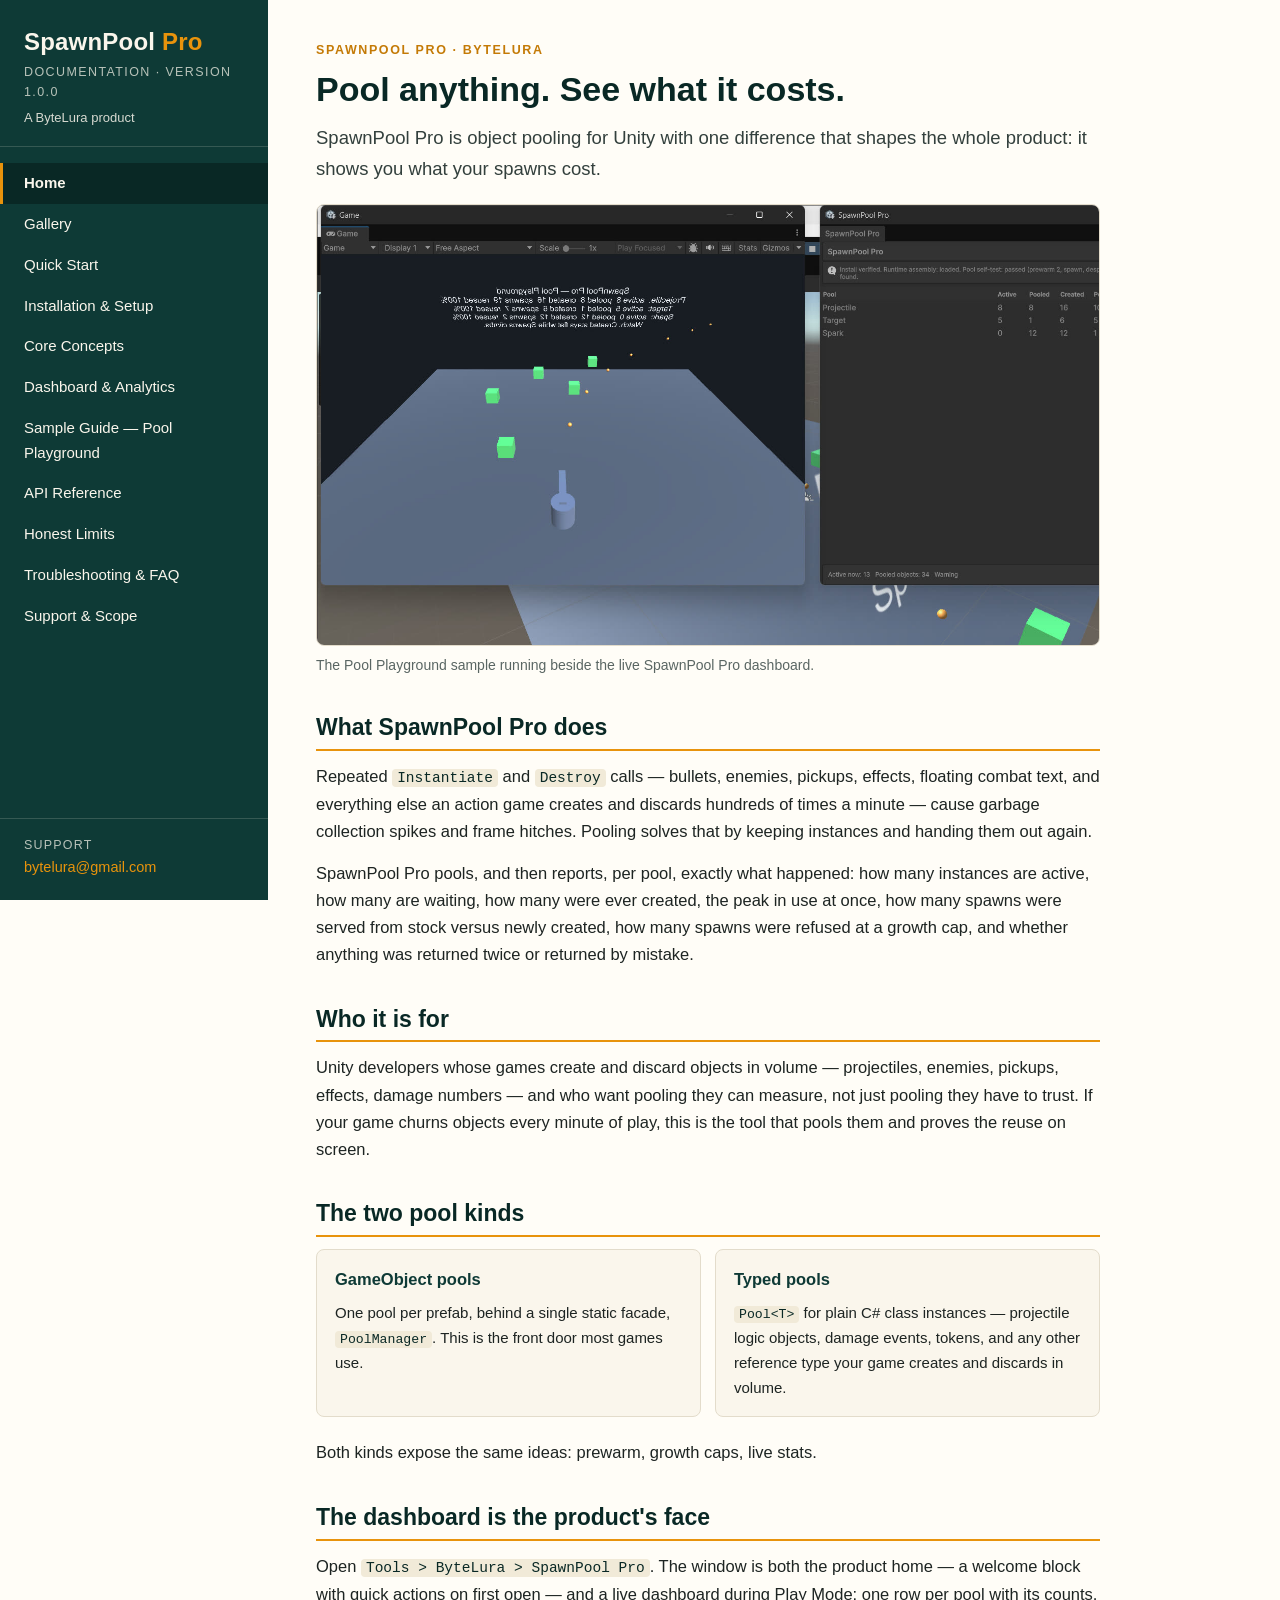
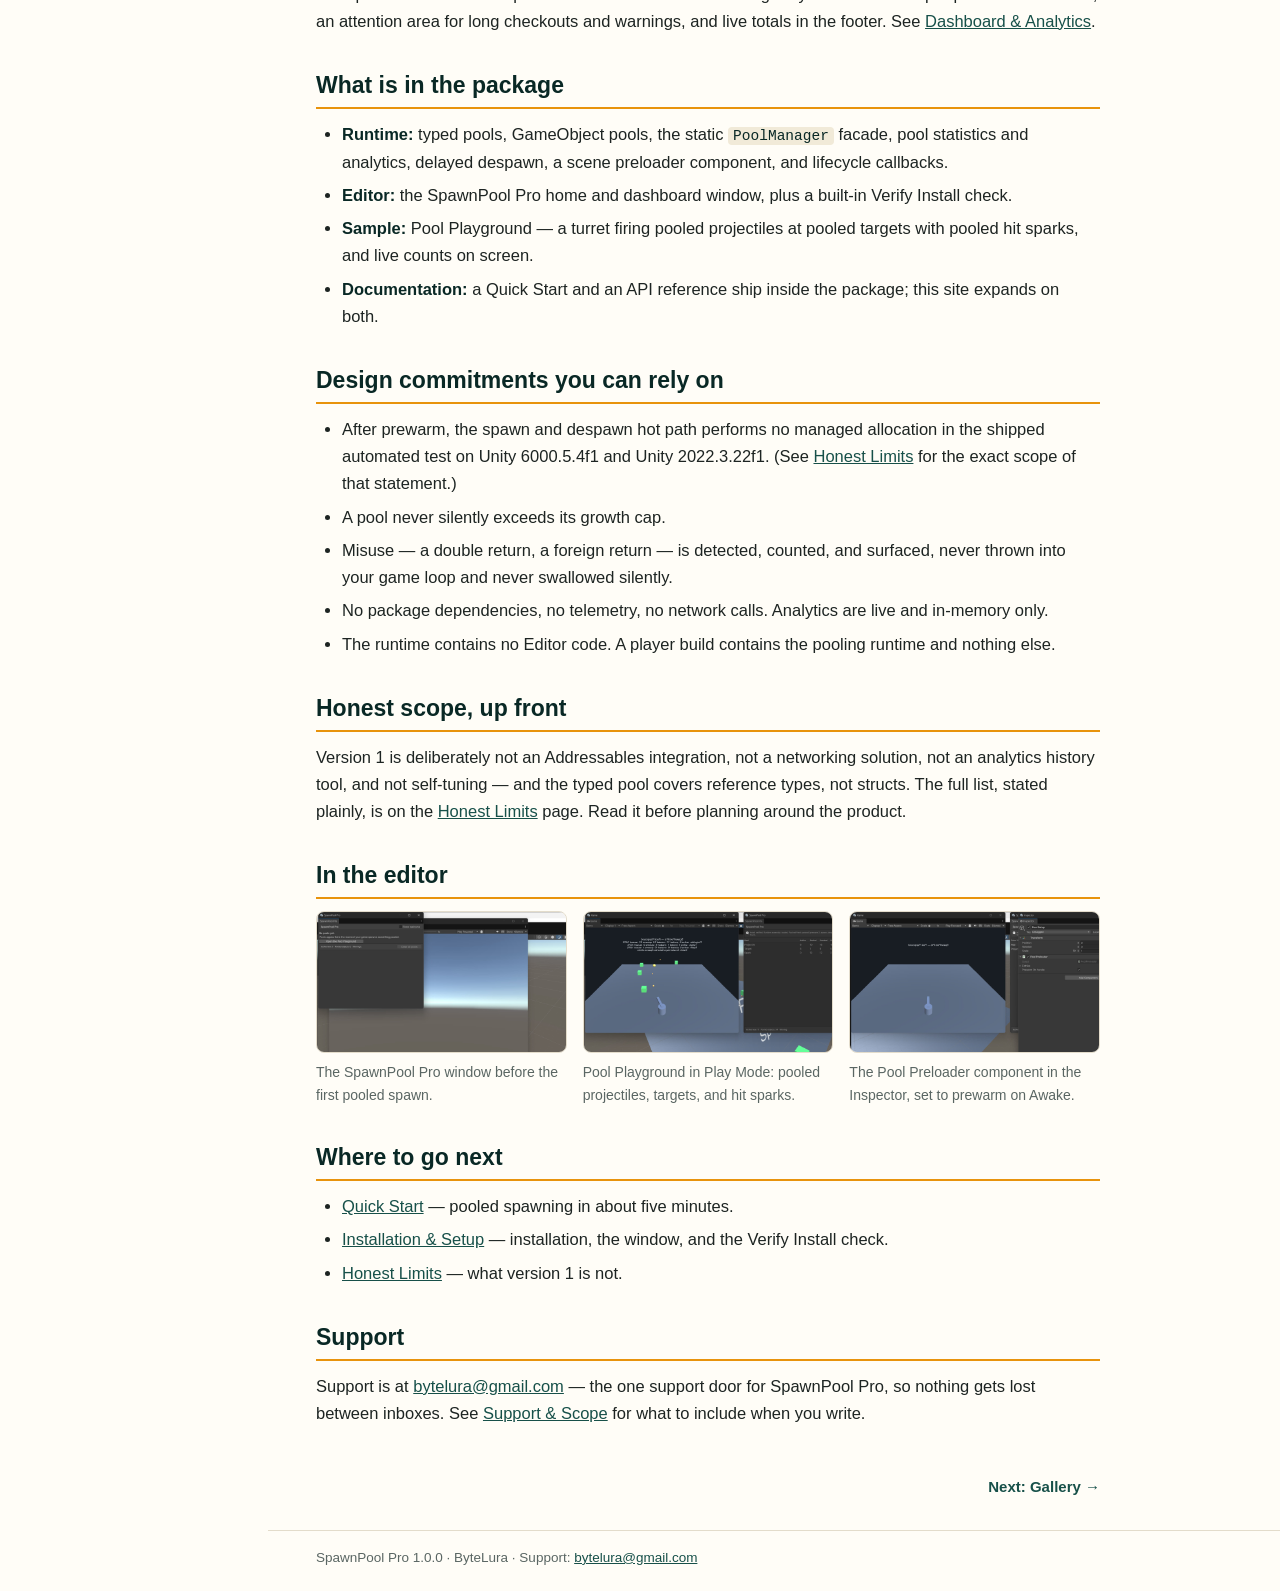
<file: index.html>
<!DOCTYPE html>
<html lang="en">
<head>
<meta charset="utf-8">
<meta name="viewport" content="width=device-width, initial-scale=1">
<title>SpawnPool Pro — Documentation Home</title>
<link rel="stylesheet" href="style.css">
</head>
<body>

<aside class="sidebar">
  <div class="brand">
    <div class="brand-name">SpawnPool <span class="pro">Pro</span></div>
    <div class="brand-sub">Documentation · Version 1.0.0</div>
    <div class="brand-pub">A ByteLura product</div>
  </div>
  <nav class="nav">
    <a href="index.html" class="active">Home</a>
    <a href="gallery.html">Gallery</a>
    <a href="quick-start.html">Quick Start</a>
    <a href="installation-and-setup.html">Installation &amp; Setup</a>
    <a href="core-concepts.html">Core Concepts</a>
    <a href="dashboard-and-analytics.html">Dashboard &amp; Analytics</a>
    <a href="sample-guide.html">Sample Guide — Pool Playground</a>
    <a href="api-reference.html">API Reference</a>
    <a href="honest-limits.html">Honest Limits</a>
    <a href="troubleshooting-faq.html">Troubleshooting &amp; FAQ</a>
    <a href="support.html">Support &amp; Scope</a>
  </nav>
  <div class="side-support">Support<br><a href="mailto:bytelura@gmail.com">bytelura@gmail.com</a></div>
</aside>

<div class="main">
  <main class="content">
    <p class="kicker">SpawnPool Pro · ByteLura</p>
    <h1>Pool anything. See what it costs.</h1>
    <p class="lede">SpawnPool Pro is object pooling for Unity with one difference that shapes the whole product: it shows you what your spawns cost.</p>

    <figure class="doc-figure">
      <img class="doc-hero" src="images/hero.jpg" alt="Pool Playground sample running in the Unity Game view next to the live SpawnPool Pro dashboard with per-pool counts">
      <figcaption>The Pool Playground sample running beside the live SpawnPool Pro dashboard.</figcaption>
    </figure>

    <h2>What SpawnPool Pro does</h2>
    <p>Repeated <code>Instantiate</code> and <code>Destroy</code> calls — bullets, enemies, pickups, effects, floating combat text, and everything else an action game creates and discards hundreds of times a minute — cause garbage collection spikes and frame hitches. Pooling solves that by keeping instances and handing them out again.</p>
    <p>SpawnPool Pro pools, and then reports, per pool, exactly what happened: how many instances are active, how many are waiting, how many were ever created, the peak in use at once, how many spawns were served from stock versus newly created, how many spawns were refused at a growth cap, and whether anything was returned twice or returned by mistake.</p>

    <h2>Who it is for</h2>
    <p>Unity developers whose games create and discard objects in volume — projectiles, enemies, pickups, effects, damage numbers — and who want pooling they can measure, not just pooling they have to trust. If your game churns objects every minute of play, this is the tool that pools them and proves the reuse on screen.</p>

    <h2>The two pool kinds</h2>
    <div class="cards">
      <div class="card">
        <h3>GameObject pools</h3>
        <p>One pool per prefab, behind a single static facade, <code>PoolManager</code>. This is the front door most games use.</p>
      </div>
      <div class="card">
        <h3>Typed pools</h3>
        <p><code>Pool&lt;T&gt;</code> for plain C# class instances — projectile logic objects, damage events, tokens, and any other reference type your game creates and discards in volume.</p>
      </div>
    </div>
    <p>Both kinds expose the same ideas: prewarm, growth caps, live stats.</p>

    <h2>The dashboard is the product's face</h2>
    <p>Open <code>Tools &gt; ByteLura &gt; SpawnPool Pro</code>. The window is both the product home — a welcome block with quick actions on first open — and a live dashboard during Play Mode: one row per pool with its counts, an attention area for long checkouts and warnings, and live totals in the footer. See <a href="dashboard-and-analytics.html">Dashboard &amp; Analytics</a>.</p>

    <h2>What is in the package</h2>
    <ul>
      <li><strong>Runtime:</strong> typed pools, GameObject pools, the static <code>PoolManager</code> facade, pool statistics and analytics, delayed despawn, a scene preloader component, and lifecycle callbacks.</li>
      <li><strong>Editor:</strong> the SpawnPool Pro home and dashboard window, plus a built-in Verify Install check.</li>
      <li><strong>Sample:</strong> Pool Playground — a turret firing pooled projectiles at pooled targets with pooled hit sparks, and live counts on screen.</li>
      <li><strong>Documentation:</strong> a Quick Start and an API reference ship inside the package; this site expands on both.</li>
    </ul>

    <h2>Design commitments you can rely on</h2>
    <ul>
      <li>After prewarm, the spawn and despawn hot path performs no managed allocation in the shipped automated test on Unity 6000.5.4f1 and Unity 2022.3.22f1. (See <a href="honest-limits.html">Honest Limits</a> for the exact scope of that statement.)</li>
      <li>A pool never silently exceeds its growth cap.</li>
      <li>Misuse — a double return, a foreign return — is detected, counted, and surfaced, never thrown into your game loop and never swallowed silently.</li>
      <li>No package dependencies, no telemetry, no network calls. Analytics are live and in-memory only.</li>
      <li>The runtime contains no Editor code. A player build contains the pooling runtime and nothing else.</li>
    </ul>

    <h2>Honest scope, up front</h2>
    <p>Version 1 is deliberately not an Addressables integration, not a networking solution, not an analytics history tool, and not self-tuning — and the typed pool covers reference types, not structs. The full list, stated plainly, is on the <a href="honest-limits.html">Honest Limits</a> page. Read it before planning around the product.</p>

    <h2>In the editor</h2>
    <div class="doc-gallery">
      <figure class="doc-figure">
        <img class="doc-shot" src="images/editor-1.jpg" alt="SpawnPool Pro editor window in its empty state before the first pooled spawn">
        <figcaption>The SpawnPool Pro window before the first pooled spawn.</figcaption>
      </figure>
      <figure class="doc-figure">
        <img class="doc-shot" src="images/game-1.jpg" alt="Pool Playground in Play Mode with a turret firing pooled projectiles at pooled targets">
        <figcaption>Pool Playground in Play Mode: pooled projectiles, targets, and hit sparks.</figcaption>
      </figure>
      <figure class="doc-figure">
        <img class="doc-shot" src="images/inspector-1.jpg" alt="Pool Preloader component shown in the Unity Inspector with Prewarm On Awake enabled">
        <figcaption>The Pool Preloader component in the Inspector, set to prewarm on Awake.</figcaption>
      </figure>
    </div>

    <h2>Where to go next</h2>
    <ul>
      <li><a href="quick-start.html">Quick Start</a> — pooled spawning in about five minutes.</li>
      <li><a href="installation-and-setup.html">Installation &amp; Setup</a> — installation, the window, and the Verify Install check.</li>
      <li><a href="honest-limits.html">Honest Limits</a> — what version 1 is not.</li>
    </ul>

    <h2>Support</h2>
    <p>Support is at <a href="mailto:bytelura@gmail.com">bytelura@gmail.com</a> — the one support door for SpawnPool Pro, so nothing gets lost between inboxes. See <a href="support.html">Support &amp; Scope</a> for what to include when you write.</p>
  </main>

  <nav class="prevnext">
    <span class="spacer"></span>
    <a href="gallery.html">Next: Gallery →</a>
  </nav>

  <footer class="pagefoot">SpawnPool Pro 1.0.0 · ByteLura · Support: <a href="mailto:bytelura@gmail.com">bytelura@gmail.com</a></footer>
</div>

</body>
</html>
</file>
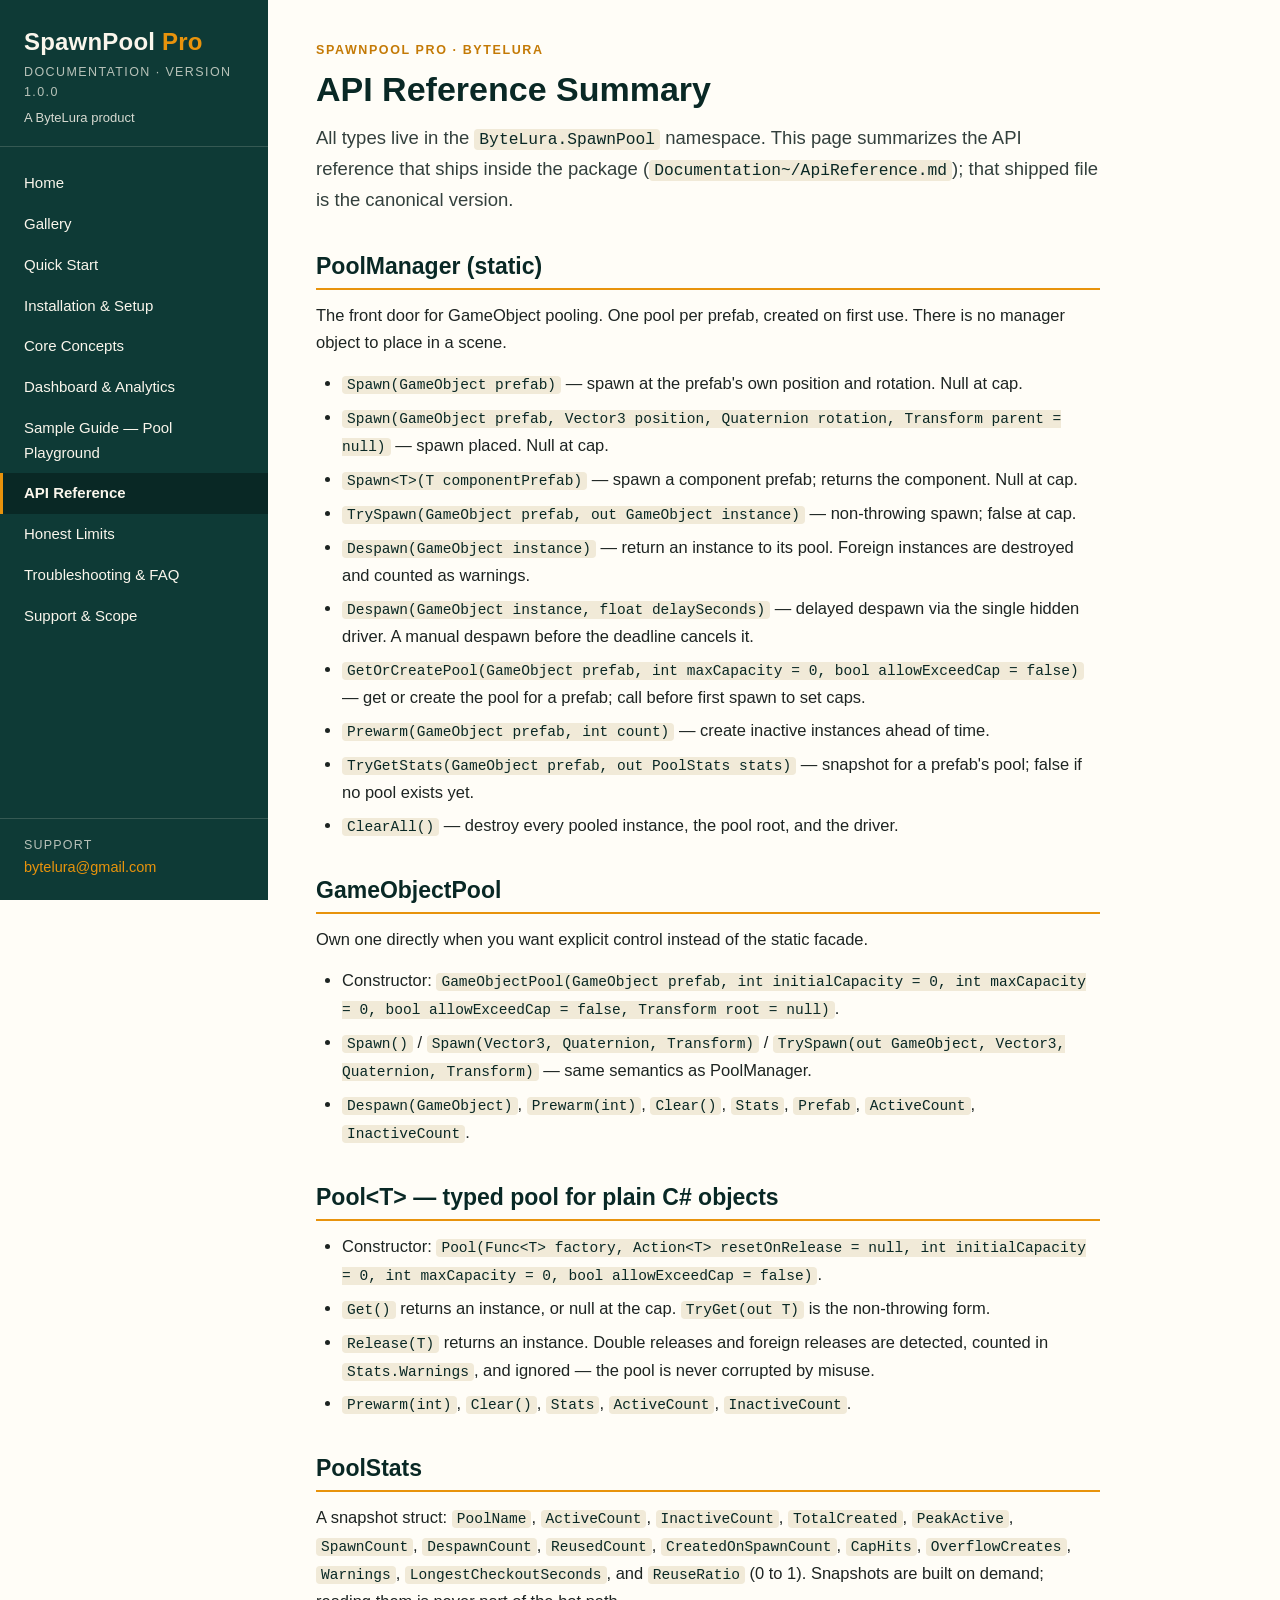
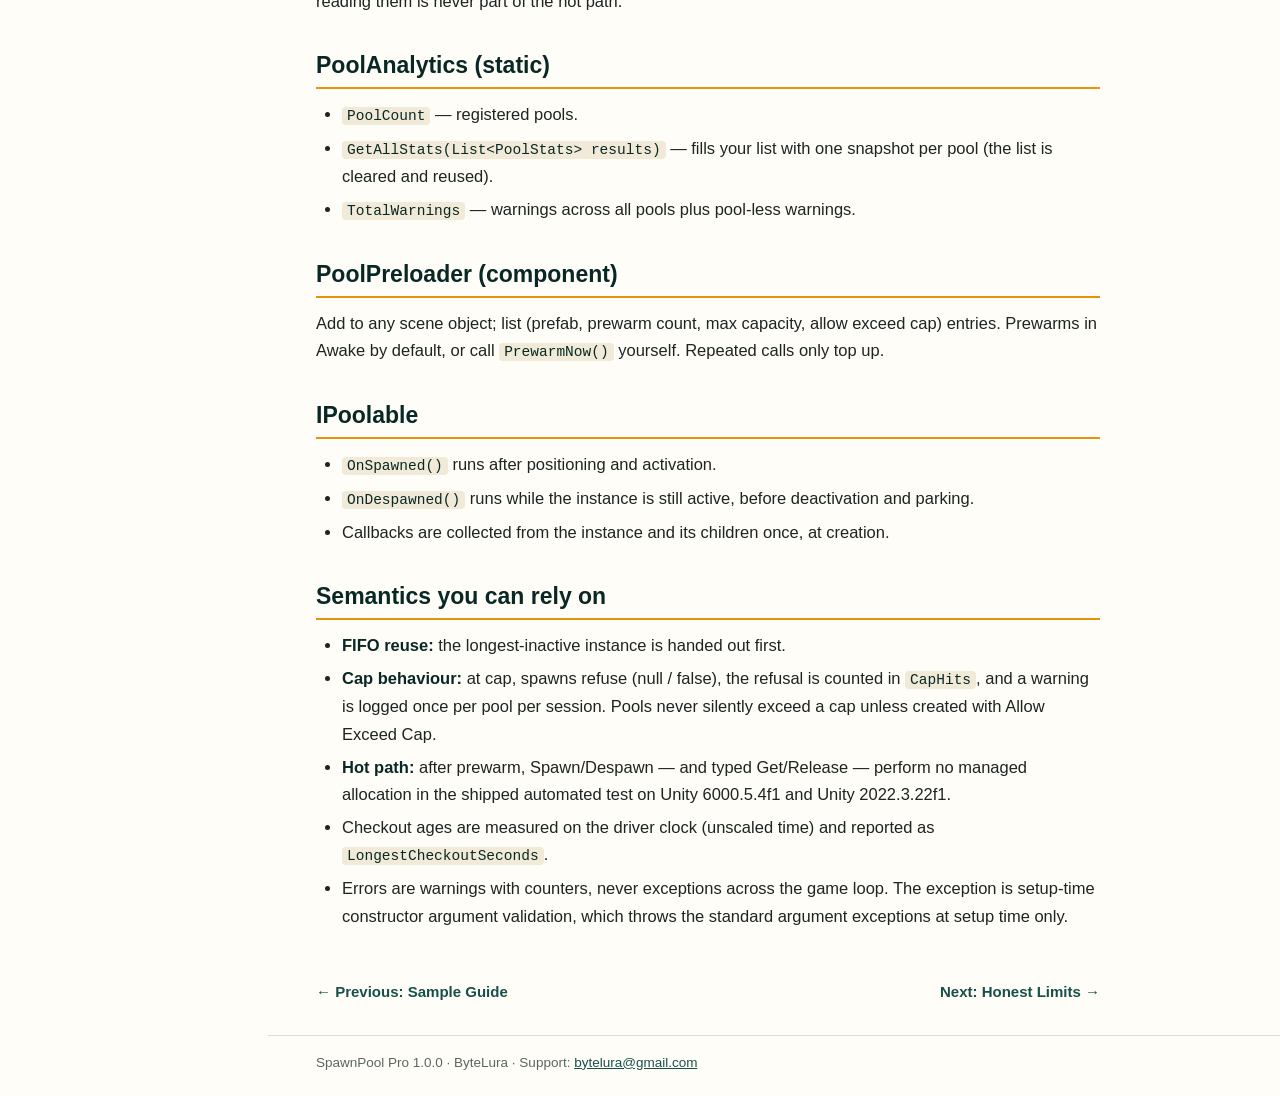
<file: api-reference.html>
<!DOCTYPE html>
<html lang="en">
<head>
<meta charset="utf-8">
<meta name="viewport" content="width=device-width, initial-scale=1">
<title>API Reference — SpawnPool Pro Documentation</title>
<link rel="stylesheet" href="style.css">
</head>
<body>

<aside class="sidebar">
  <div class="brand">
    <div class="brand-name">SpawnPool <span class="pro">Pro</span></div>
    <div class="brand-sub">Documentation · Version 1.0.0</div>
    <div class="brand-pub">A ByteLura product</div>
  </div>
  <nav class="nav">
    <a href="index.html">Home</a>
    <a href="gallery.html">Gallery</a>
    <a href="quick-start.html">Quick Start</a>
    <a href="installation-and-setup.html">Installation &amp; Setup</a>
    <a href="core-concepts.html">Core Concepts</a>
    <a href="dashboard-and-analytics.html">Dashboard &amp; Analytics</a>
    <a href="sample-guide.html">Sample Guide — Pool Playground</a>
    <a href="api-reference.html" class="active">API Reference</a>
    <a href="honest-limits.html">Honest Limits</a>
    <a href="troubleshooting-faq.html">Troubleshooting &amp; FAQ</a>
    <a href="support.html">Support &amp; Scope</a>
  </nav>
  <div class="side-support">Support<br><a href="mailto:bytelura@gmail.com">bytelura@gmail.com</a></div>
</aside>

<div class="main">
  <main class="content">
    <p class="kicker">SpawnPool Pro · ByteLura</p>
    <h1>API Reference Summary</h1>
    <p class="lede">All types live in the <code>ByteLura.SpawnPool</code> namespace. This page summarizes the API reference that ships inside the package (<code>Documentation~/ApiReference.md</code>); that shipped file is the canonical version.</p>

    <h2>PoolManager (static)</h2>
    <p>The front door for GameObject pooling. One pool per prefab, created on first use. There is no manager object to place in a scene.</p>
    <ul>
      <li><code>Spawn(GameObject prefab)</code> — spawn at the prefab's own position and rotation. Null at cap.</li>
      <li><code>Spawn(GameObject prefab, Vector3 position, Quaternion rotation, Transform parent = null)</code> — spawn placed. Null at cap.</li>
      <li><code>Spawn&lt;T&gt;(T componentPrefab)</code> — spawn a component prefab; returns the component. Null at cap.</li>
      <li><code>TrySpawn(GameObject prefab, out GameObject instance)</code> — non-throwing spawn; false at cap.</li>
      <li><code>Despawn(GameObject instance)</code> — return an instance to its pool. Foreign instances are destroyed and counted as warnings.</li>
      <li><code>Despawn(GameObject instance, float delaySeconds)</code> — delayed despawn via the single hidden driver. A manual despawn before the deadline cancels it.</li>
      <li><code>GetOrCreatePool(GameObject prefab, int maxCapacity = 0, bool allowExceedCap = false)</code> — get or create the pool for a prefab; call before first spawn to set caps.</li>
      <li><code>Prewarm(GameObject prefab, int count)</code> — create inactive instances ahead of time.</li>
      <li><code>TryGetStats(GameObject prefab, out PoolStats stats)</code> — snapshot for a prefab's pool; false if no pool exists yet.</li>
      <li><code>ClearAll()</code> — destroy every pooled instance, the pool root, and the driver.</li>
    </ul>

    <h2>GameObjectPool</h2>
    <p>Own one directly when you want explicit control instead of the static facade.</p>
    <ul>
      <li>Constructor: <code>GameObjectPool(GameObject prefab, int initialCapacity = 0, int maxCapacity = 0, bool allowExceedCap = false, Transform root = null)</code>.</li>
      <li><code>Spawn()</code> / <code>Spawn(Vector3, Quaternion, Transform)</code> / <code>TrySpawn(out GameObject, Vector3, Quaternion, Transform)</code> — same semantics as PoolManager.</li>
      <li><code>Despawn(GameObject)</code>, <code>Prewarm(int)</code>, <code>Clear()</code>, <code>Stats</code>, <code>Prefab</code>, <code>ActiveCount</code>, <code>InactiveCount</code>.</li>
    </ul>

    <h2>Pool&lt;T&gt; — typed pool for plain C# objects</h2>
    <ul>
      <li>Constructor: <code>Pool(Func&lt;T&gt; factory, Action&lt;T&gt; resetOnRelease = null, int initialCapacity = 0, int maxCapacity = 0, bool allowExceedCap = false)</code>.</li>
      <li><code>Get()</code> returns an instance, or null at the cap. <code>TryGet(out T)</code> is the non-throwing form.</li>
      <li><code>Release(T)</code> returns an instance. Double releases and foreign releases are detected, counted in <code>Stats.Warnings</code>, and ignored — the pool is never corrupted by misuse.</li>
      <li><code>Prewarm(int)</code>, <code>Clear()</code>, <code>Stats</code>, <code>ActiveCount</code>, <code>InactiveCount</code>.</li>
    </ul>

    <h2>PoolStats</h2>
    <p>A snapshot struct: <code>PoolName</code>, <code>ActiveCount</code>, <code>InactiveCount</code>, <code>TotalCreated</code>, <code>PeakActive</code>, <code>SpawnCount</code>, <code>DespawnCount</code>, <code>ReusedCount</code>, <code>CreatedOnSpawnCount</code>, <code>CapHits</code>, <code>OverflowCreates</code>, <code>Warnings</code>, <code>LongestCheckoutSeconds</code>, and <code>ReuseRatio</code> (0 to 1). Snapshots are built on demand; reading them is never part of the hot path.</p>

    <h2>PoolAnalytics (static)</h2>
    <ul>
      <li><code>PoolCount</code> — registered pools.</li>
      <li><code>GetAllStats(List&lt;PoolStats&gt; results)</code> — fills your list with one snapshot per pool (the list is cleared and reused).</li>
      <li><code>TotalWarnings</code> — warnings across all pools plus pool-less warnings.</li>
    </ul>

    <h2>PoolPreloader (component)</h2>
    <p>Add to any scene object; list (prefab, prewarm count, max capacity, allow exceed cap) entries. Prewarms in Awake by default, or call <code>PrewarmNow()</code> yourself. Repeated calls only top up.</p>

    <h2>IPoolable</h2>
    <ul>
      <li><code>OnSpawned()</code> runs after positioning and activation.</li>
      <li><code>OnDespawned()</code> runs while the instance is still active, before deactivation and parking.</li>
      <li>Callbacks are collected from the instance and its children once, at creation.</li>
    </ul>

    <h2>Semantics you can rely on</h2>
    <ul>
      <li><strong>FIFO reuse:</strong> the longest-inactive instance is handed out first.</li>
      <li><strong>Cap behaviour:</strong> at cap, spawns refuse (null / false), the refusal is counted in <code>CapHits</code>, and a warning is logged once per pool per session. Pools never silently exceed a cap unless created with Allow Exceed Cap.</li>
      <li><strong>Hot path:</strong> after prewarm, Spawn/Despawn — and typed Get/Release — perform no managed allocation in the shipped automated test on Unity 6000.5.4f1 and Unity 2022.3.22f1.</li>
      <li>Checkout ages are measured on the driver clock (unscaled time) and reported as <code>LongestCheckoutSeconds</code>.</li>
      <li>Errors are warnings with counters, never exceptions across the game loop. The exception is setup-time constructor argument validation, which throws the standard argument exceptions at setup time only.</li>
    </ul>
  </main>

  <nav class="prevnext">
    <a href="sample-guide.html">← Previous: Sample Guide</a>
    <span class="spacer"></span>
    <a href="honest-limits.html">Next: Honest Limits →</a>
  </nav>

  <footer class="pagefoot">SpawnPool Pro 1.0.0 · ByteLura · Support: <a href="mailto:bytelura@gmail.com">bytelura@gmail.com</a></footer>
</div>

</body>
</html>
</file>
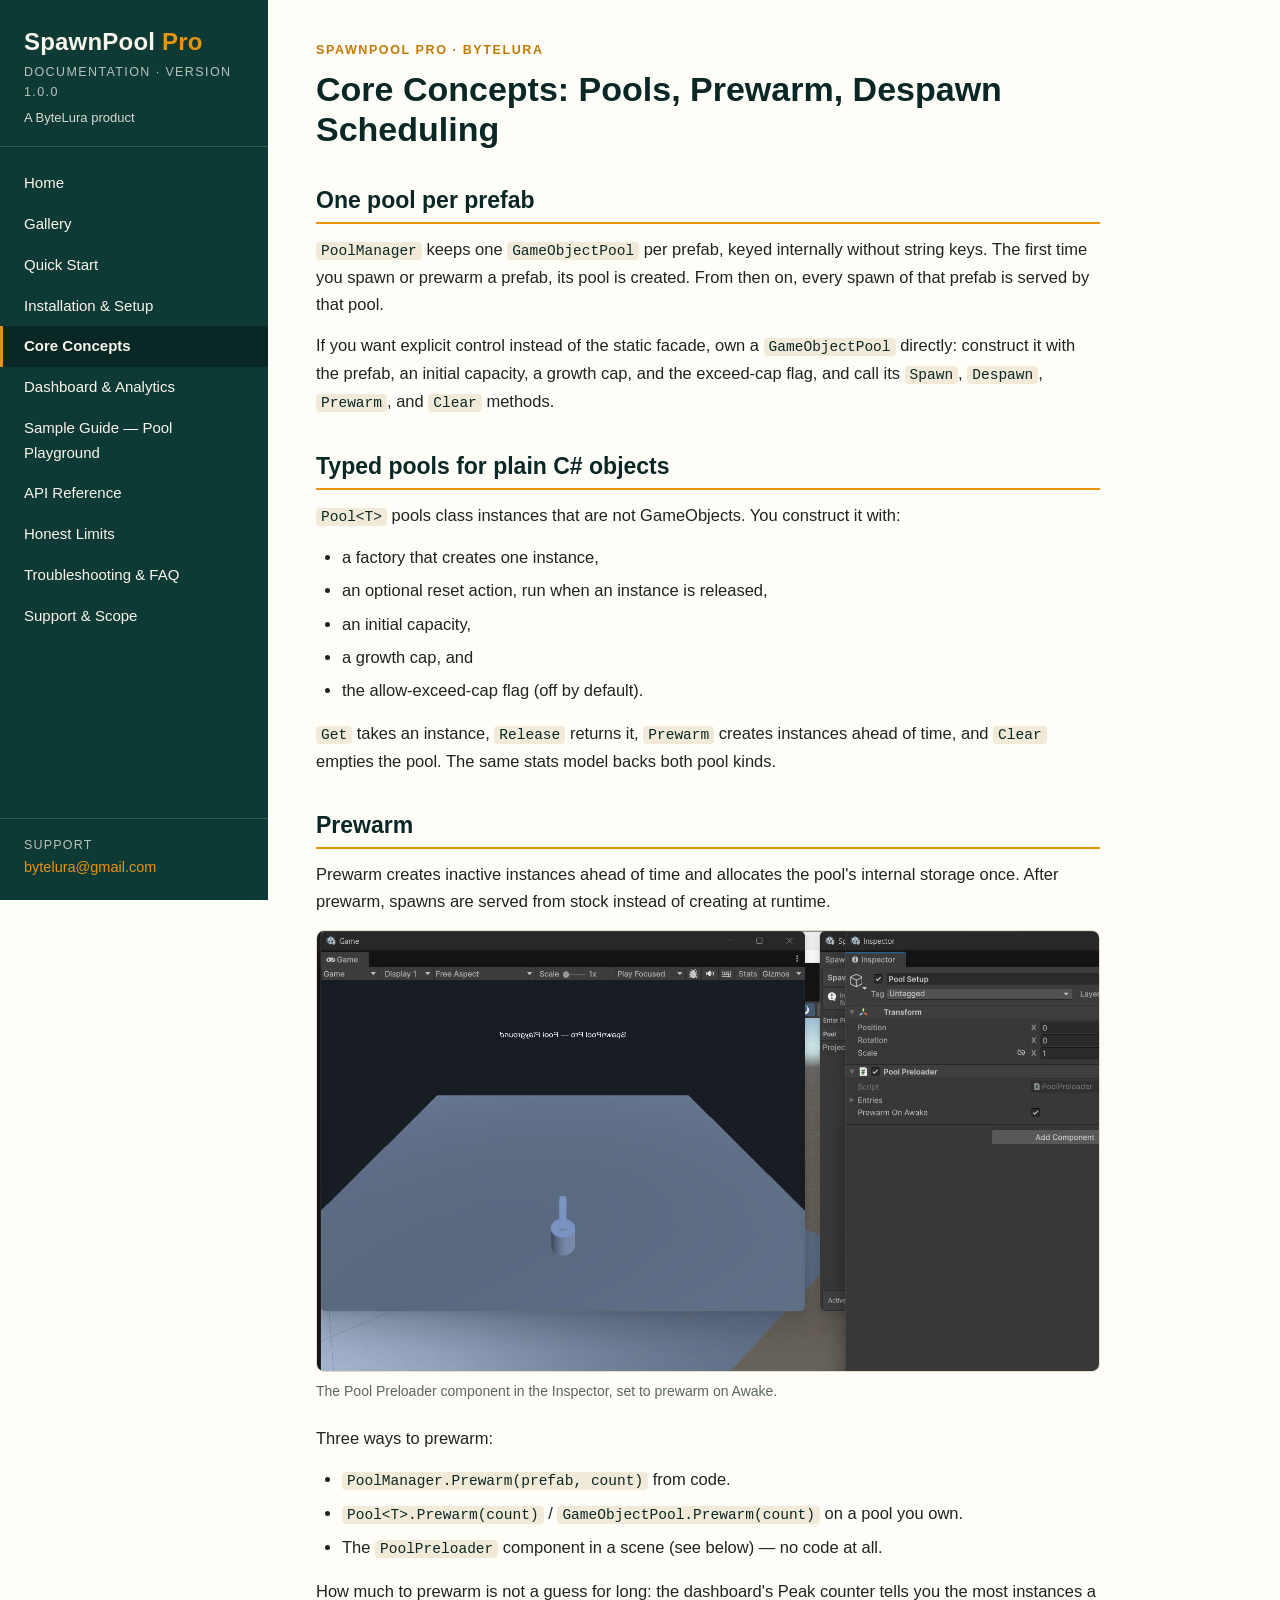
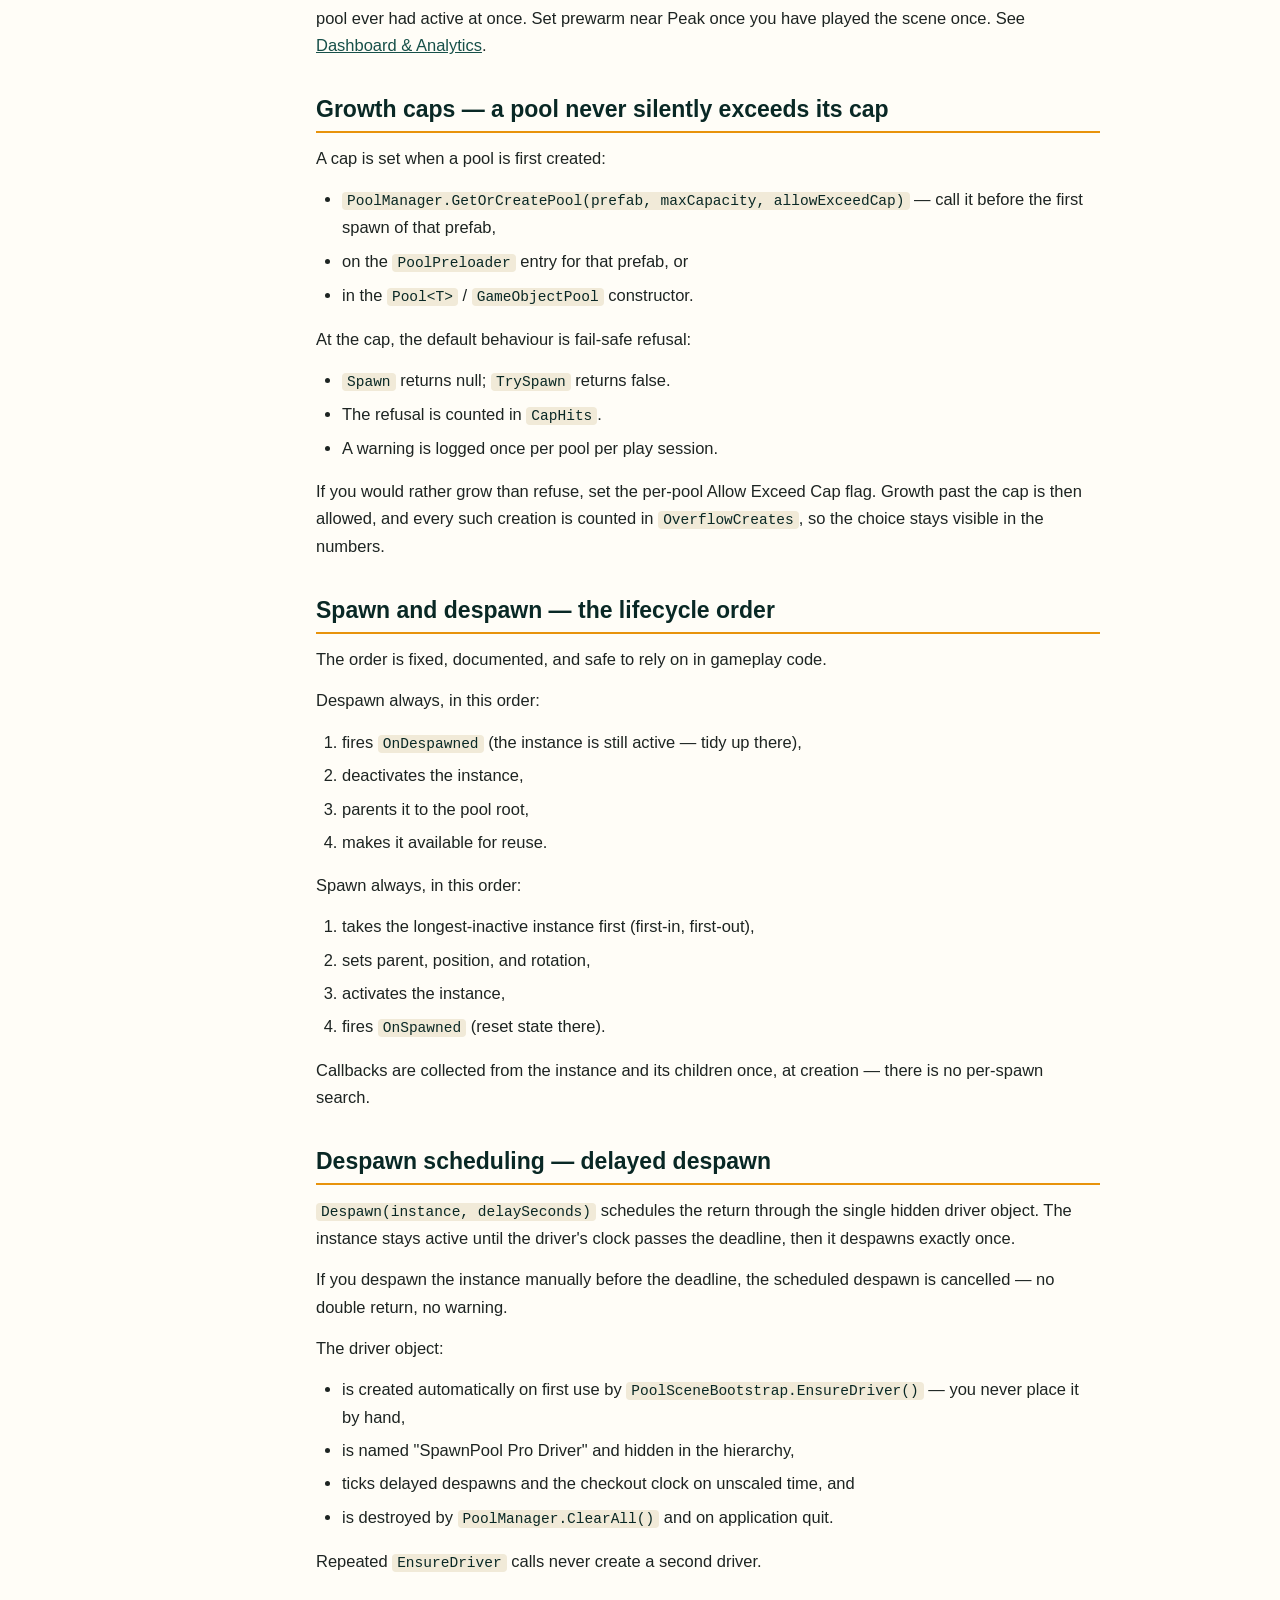
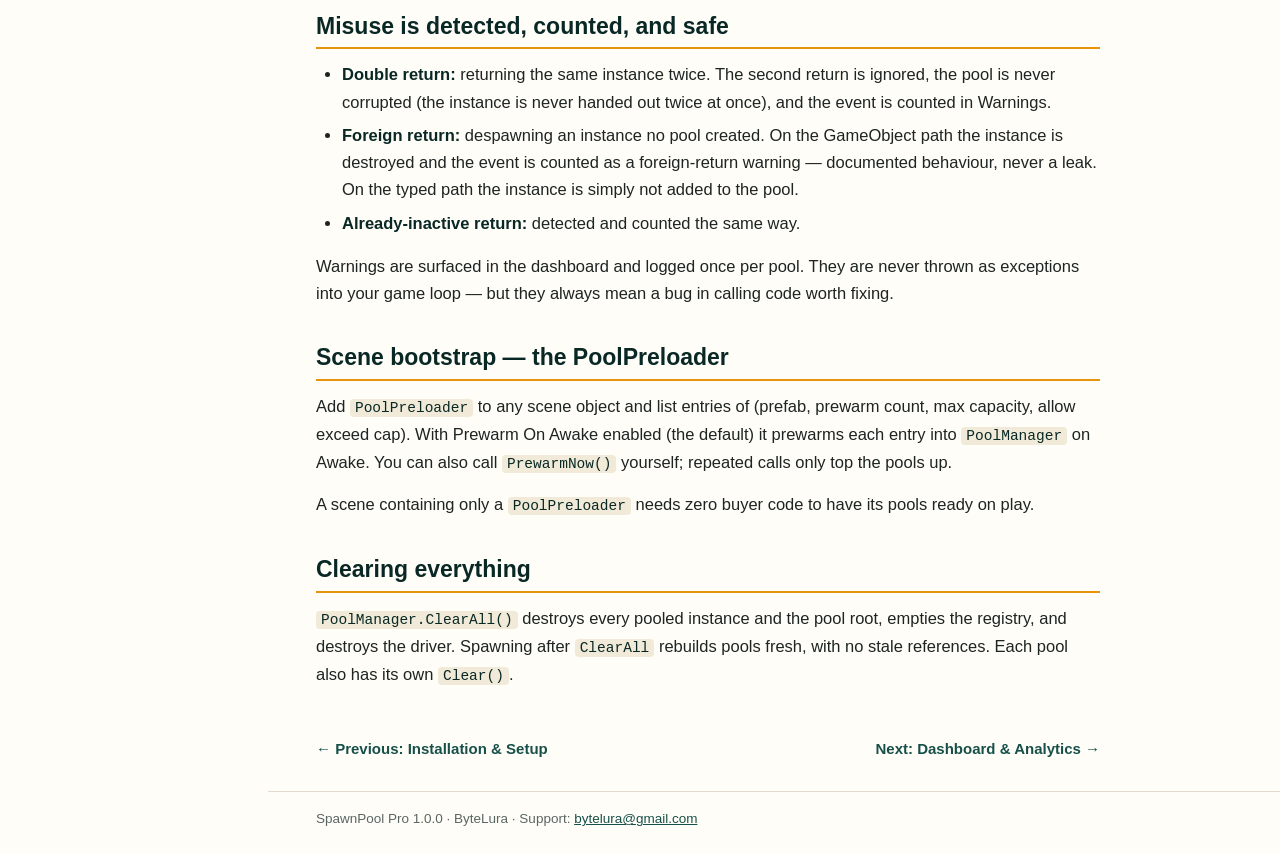
<file: core-concepts.html>
<!DOCTYPE html>
<html lang="en">
<head>
<meta charset="utf-8">
<meta name="viewport" content="width=device-width, initial-scale=1">
<title>Core Concepts — SpawnPool Pro Documentation</title>
<link rel="stylesheet" href="style.css">
</head>
<body>

<aside class="sidebar">
  <div class="brand">
    <div class="brand-name">SpawnPool <span class="pro">Pro</span></div>
    <div class="brand-sub">Documentation · Version 1.0.0</div>
    <div class="brand-pub">A ByteLura product</div>
  </div>
  <nav class="nav">
    <a href="index.html">Home</a>
    <a href="gallery.html">Gallery</a>
    <a href="quick-start.html">Quick Start</a>
    <a href="installation-and-setup.html">Installation &amp; Setup</a>
    <a href="core-concepts.html" class="active">Core Concepts</a>
    <a href="dashboard-and-analytics.html">Dashboard &amp; Analytics</a>
    <a href="sample-guide.html">Sample Guide — Pool Playground</a>
    <a href="api-reference.html">API Reference</a>
    <a href="honest-limits.html">Honest Limits</a>
    <a href="troubleshooting-faq.html">Troubleshooting &amp; FAQ</a>
    <a href="support.html">Support &amp; Scope</a>
  </nav>
  <div class="side-support">Support<br><a href="mailto:bytelura@gmail.com">bytelura@gmail.com</a></div>
</aside>

<div class="main">
  <main class="content">
    <p class="kicker">SpawnPool Pro · ByteLura</p>
    <h1>Core Concepts: Pools, Prewarm, Despawn Scheduling</h1>

    <h2>One pool per prefab</h2>
    <p><code>PoolManager</code> keeps one <code>GameObjectPool</code> per prefab, keyed internally without string keys. The first time you spawn or prewarm a prefab, its pool is created. From then on, every spawn of that prefab is served by that pool.</p>
    <p>If you want explicit control instead of the static facade, own a <code>GameObjectPool</code> directly: construct it with the prefab, an initial capacity, a growth cap, and the exceed-cap flag, and call its <code>Spawn</code>, <code>Despawn</code>, <code>Prewarm</code>, and <code>Clear</code> methods.</p>

    <h2>Typed pools for plain C# objects</h2>
    <p><code>Pool&lt;T&gt;</code> pools class instances that are not GameObjects. You construct it with:</p>
    <ul>
      <li>a factory that creates one instance,</li>
      <li>an optional reset action, run when an instance is released,</li>
      <li>an initial capacity,</li>
      <li>a growth cap, and</li>
      <li>the allow-exceed-cap flag (off by default).</li>
    </ul>
    <p><code>Get</code> takes an instance, <code>Release</code> returns it, <code>Prewarm</code> creates instances ahead of time, and <code>Clear</code> empties the pool. The same stats model backs both pool kinds.</p>

    <h2>Prewarm</h2>
    <p>Prewarm creates inactive instances ahead of time and allocates the pool's internal storage once. After prewarm, spawns are served from stock instead of creating at runtime.</p>

    <figure class="doc-figure">
      <img class="doc-shot" src="images/inspector-1.jpg" alt="Pool Preloader component shown in the Unity Inspector with Prewarm On Awake enabled">
      <figcaption>The Pool Preloader component in the Inspector, set to prewarm on Awake.</figcaption>
    </figure>
    <p>Three ways to prewarm:</p>
    <ul>
      <li><code>PoolManager.Prewarm(prefab, count)</code> from code.</li>
      <li><code>Pool&lt;T&gt;.Prewarm(count)</code> / <code>GameObjectPool.Prewarm(count)</code> on a pool you own.</li>
      <li>The <code>PoolPreloader</code> component in a scene (see below) — no code at all.</li>
    </ul>
    <p>How much to prewarm is not a guess for long: the dashboard's Peak counter tells you the most instances a pool ever had active at once. Set prewarm near Peak once you have played the scene once. See <a href="dashboard-and-analytics.html">Dashboard &amp; Analytics</a>.</p>

    <h2>Growth caps — a pool never silently exceeds its cap</h2>
    <p>A cap is set when a pool is first created:</p>
    <ul>
      <li><code>PoolManager.GetOrCreatePool(prefab, maxCapacity, allowExceedCap)</code> — call it before the first spawn of that prefab,</li>
      <li>on the <code>PoolPreloader</code> entry for that prefab, or</li>
      <li>in the <code>Pool&lt;T&gt;</code> / <code>GameObjectPool</code> constructor.</li>
    </ul>
    <p>At the cap, the default behaviour is fail-safe refusal:</p>
    <ul>
      <li><code>Spawn</code> returns null; <code>TrySpawn</code> returns false.</li>
      <li>The refusal is counted in <code>CapHits</code>.</li>
      <li>A warning is logged once per pool per play session.</li>
    </ul>
    <p>If you would rather grow than refuse, set the per-pool Allow Exceed Cap flag. Growth past the cap is then allowed, and every such creation is counted in <code>OverflowCreates</code>, so the choice stays visible in the numbers.</p>

    <h2>Spawn and despawn — the lifecycle order</h2>
    <p>The order is fixed, documented, and safe to rely on in gameplay code.</p>
    <p>Despawn always, in this order:</p>
    <ol>
      <li>fires <code>OnDespawned</code> (the instance is still active — tidy up there),</li>
      <li>deactivates the instance,</li>
      <li>parents it to the pool root,</li>
      <li>makes it available for reuse.</li>
    </ol>
    <p>Spawn always, in this order:</p>
    <ol>
      <li>takes the longest-inactive instance first (first-in, first-out),</li>
      <li>sets parent, position, and rotation,</li>
      <li>activates the instance,</li>
      <li>fires <code>OnSpawned</code> (reset state there).</li>
    </ol>
    <p>Callbacks are collected from the instance and its children once, at creation — there is no per-spawn search.</p>

    <h2>Despawn scheduling — delayed despawn</h2>
    <p><code>Despawn(instance, delaySeconds)</code> schedules the return through the single hidden driver object. The instance stays active until the driver's clock passes the deadline, then it despawns exactly once.</p>
    <p>If you despawn the instance manually before the deadline, the scheduled despawn is cancelled — no double return, no warning.</p>
    <p>The driver object:</p>
    <ul>
      <li>is created automatically on first use by <code>PoolSceneBootstrap.EnsureDriver()</code> — you never place it by hand,</li>
      <li>is named "SpawnPool Pro Driver" and hidden in the hierarchy,</li>
      <li>ticks delayed despawns and the checkout clock on unscaled time, and</li>
      <li>is destroyed by <code>PoolManager.ClearAll()</code> and on application quit.</li>
    </ul>
    <p>Repeated <code>EnsureDriver</code> calls never create a second driver.</p>

    <h2>Misuse is detected, counted, and safe</h2>
    <ul>
      <li><strong>Double return:</strong> returning the same instance twice. The second return is ignored, the pool is never corrupted (the instance is never handed out twice at once), and the event is counted in Warnings.</li>
      <li><strong>Foreign return:</strong> despawning an instance no pool created. On the GameObject path the instance is destroyed and the event is counted as a foreign-return warning — documented behaviour, never a leak. On the typed path the instance is simply not added to the pool.</li>
      <li><strong>Already-inactive return:</strong> detected and counted the same way.</li>
    </ul>
    <p>Warnings are surfaced in the dashboard and logged once per pool. They are never thrown as exceptions into your game loop — but they always mean a bug in calling code worth fixing.</p>

    <h2>Scene bootstrap — the PoolPreloader</h2>
    <p>Add <code>PoolPreloader</code> to any scene object and list entries of (prefab, prewarm count, max capacity, allow exceed cap). With Prewarm On Awake enabled (the default) it prewarms each entry into <code>PoolManager</code> on Awake. You can also call <code>PrewarmNow()</code> yourself; repeated calls only top the pools up.</p>
    <p>A scene containing only a <code>PoolPreloader</code> needs zero buyer code to have its pools ready on play.</p>

    <h2>Clearing everything</h2>
    <p><code>PoolManager.ClearAll()</code> destroys every pooled instance and the pool root, empties the registry, and destroys the driver. Spawning after <code>ClearAll</code> rebuilds pools fresh, with no stale references. Each pool also has its own <code>Clear()</code>.</p>
  </main>

  <nav class="prevnext">
    <a href="installation-and-setup.html">← Previous: Installation &amp; Setup</a>
    <span class="spacer"></span>
    <a href="dashboard-and-analytics.html">Next: Dashboard &amp; Analytics →</a>
  </nav>

  <footer class="pagefoot">SpawnPool Pro 1.0.0 · ByteLura · Support: <a href="mailto:bytelura@gmail.com">bytelura@gmail.com</a></footer>
</div>

</body>
</html>
</file>
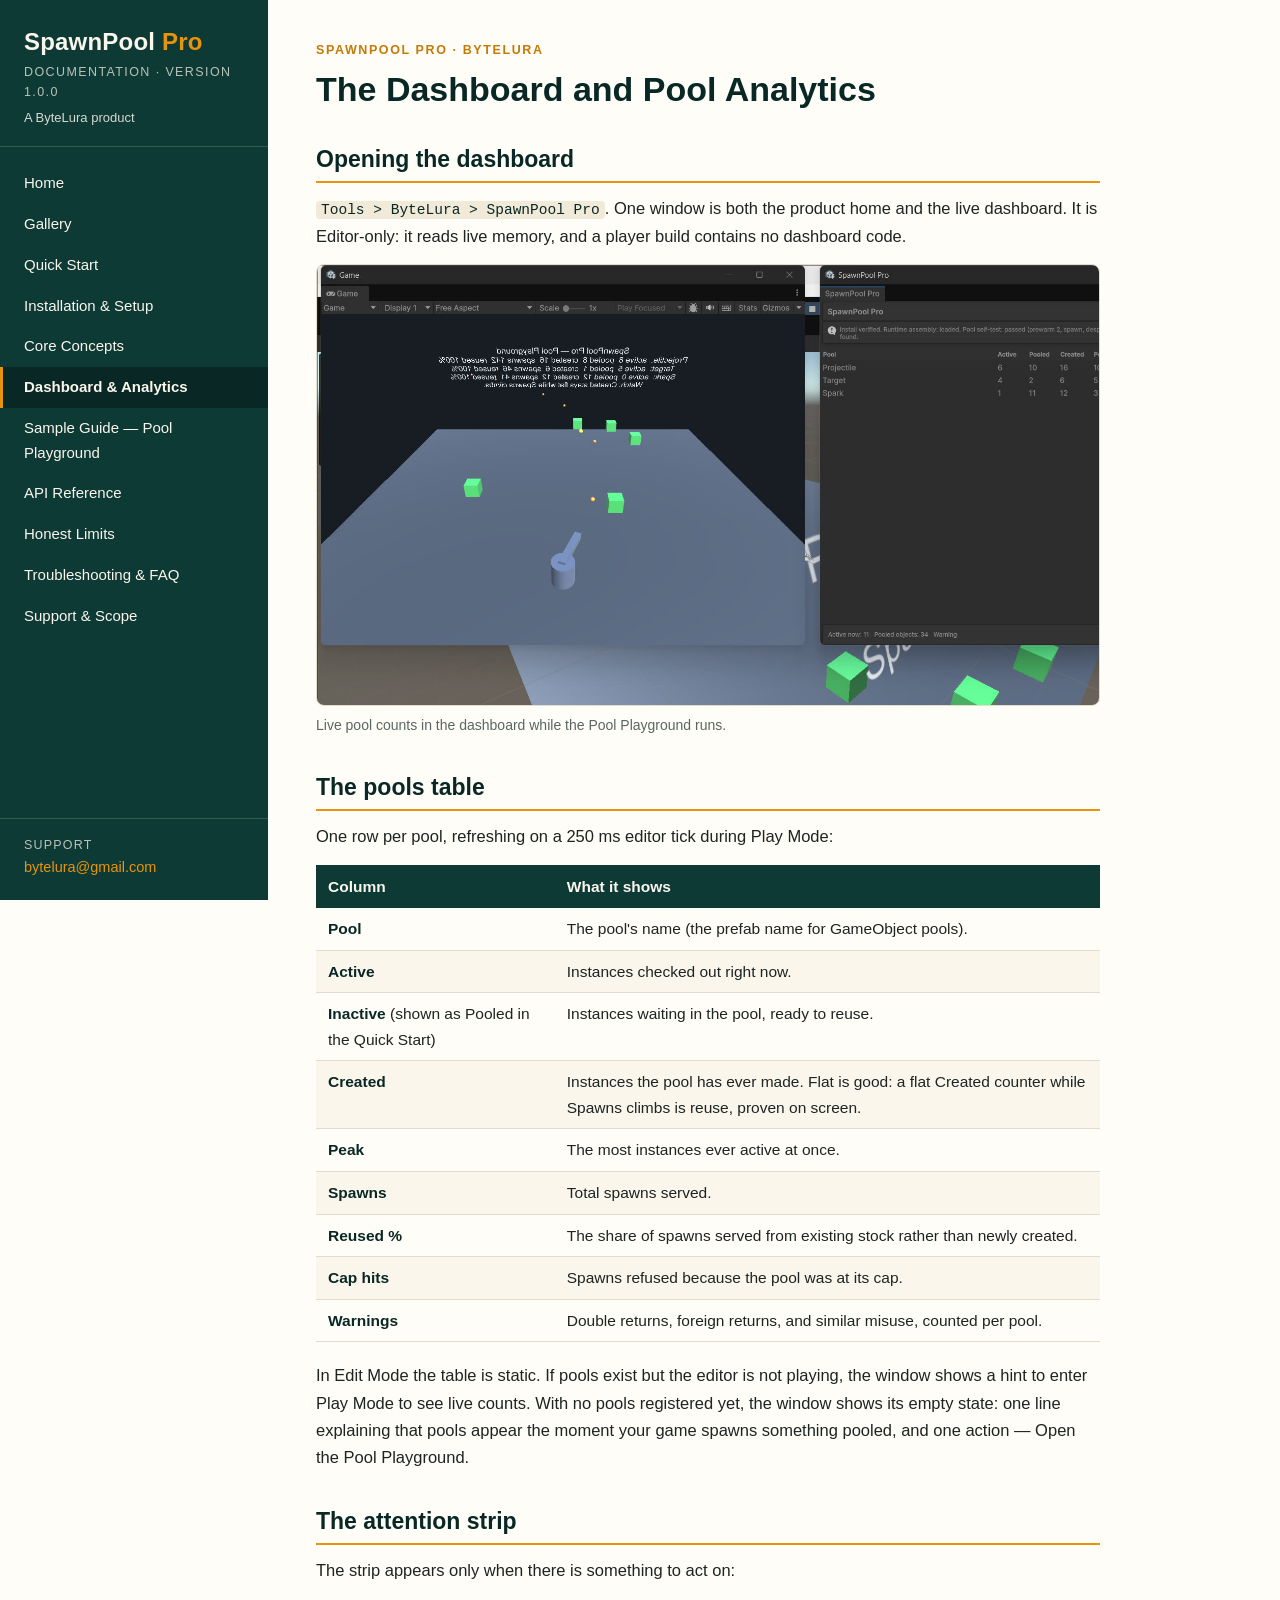
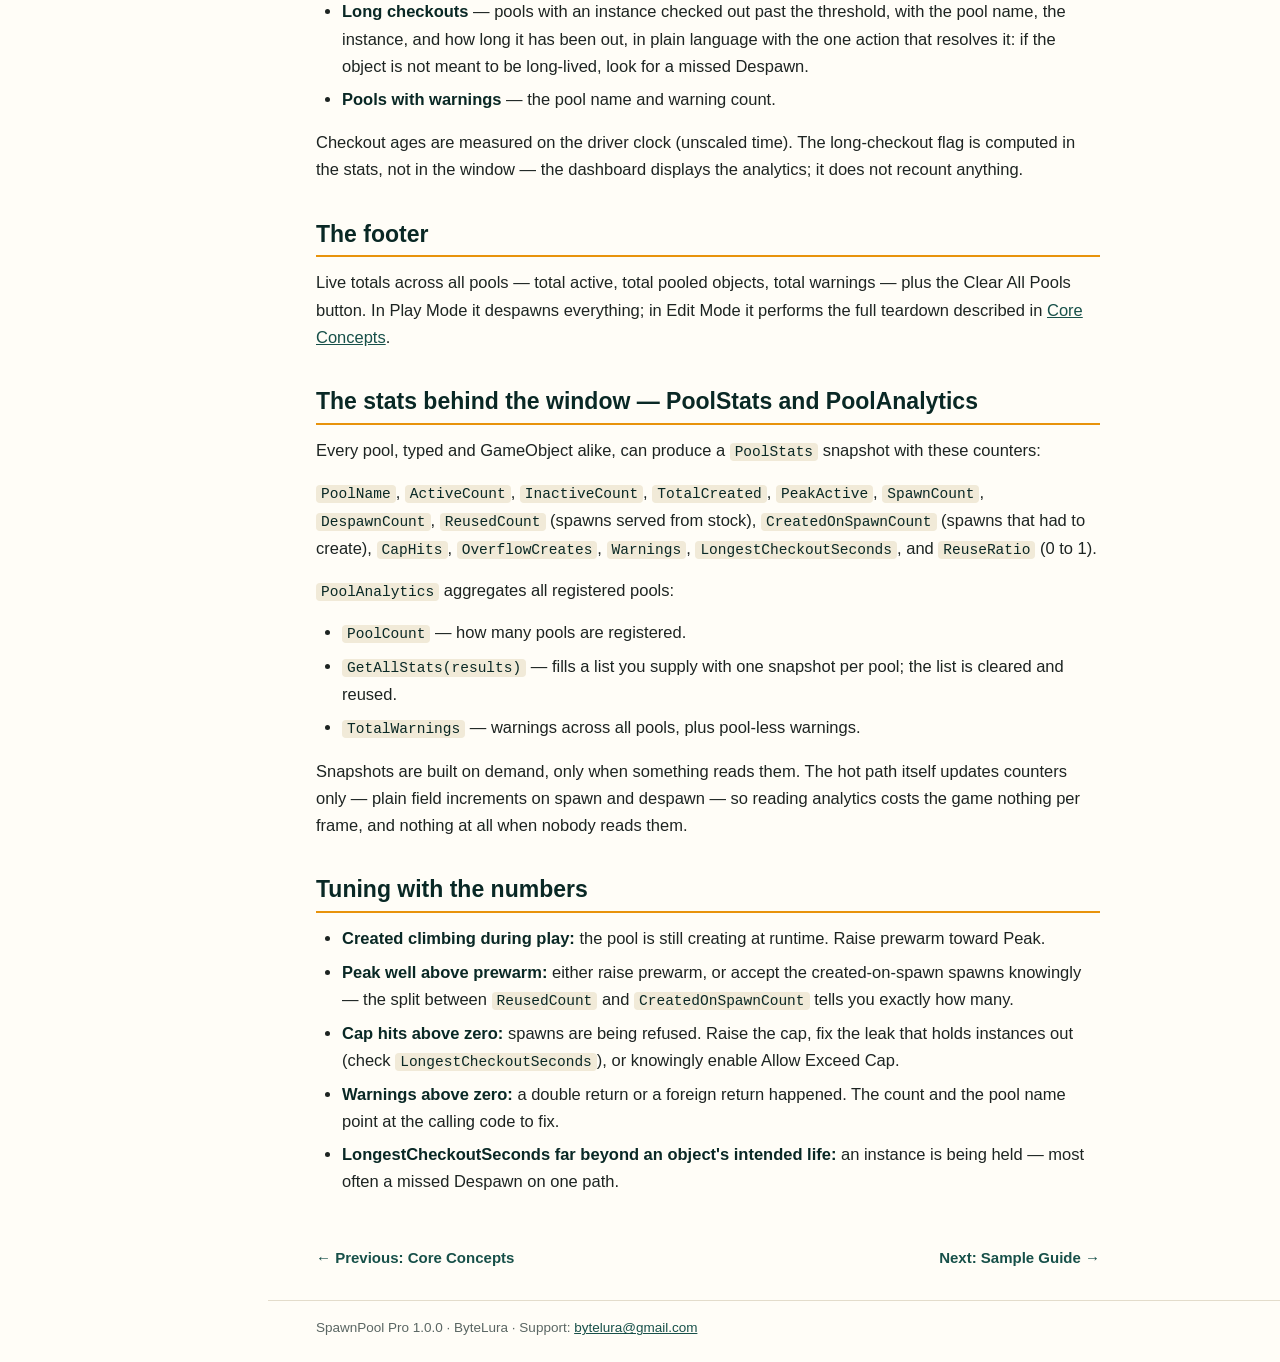
<file: dashboard-and-analytics.html>
<!DOCTYPE html>
<html lang="en">
<head>
<meta charset="utf-8">
<meta name="viewport" content="width=device-width, initial-scale=1">
<title>Dashboard &amp; Analytics — SpawnPool Pro Documentation</title>
<link rel="stylesheet" href="style.css">
</head>
<body>

<aside class="sidebar">
  <div class="brand">
    <div class="brand-name">SpawnPool <span class="pro">Pro</span></div>
    <div class="brand-sub">Documentation · Version 1.0.0</div>
    <div class="brand-pub">A ByteLura product</div>
  </div>
  <nav class="nav">
    <a href="index.html">Home</a>
    <a href="gallery.html">Gallery</a>
    <a href="quick-start.html">Quick Start</a>
    <a href="installation-and-setup.html">Installation &amp; Setup</a>
    <a href="core-concepts.html">Core Concepts</a>
    <a href="dashboard-and-analytics.html" class="active">Dashboard &amp; Analytics</a>
    <a href="sample-guide.html">Sample Guide — Pool Playground</a>
    <a href="api-reference.html">API Reference</a>
    <a href="honest-limits.html">Honest Limits</a>
    <a href="troubleshooting-faq.html">Troubleshooting &amp; FAQ</a>
    <a href="support.html">Support &amp; Scope</a>
  </nav>
  <div class="side-support">Support<br><a href="mailto:bytelura@gmail.com">bytelura@gmail.com</a></div>
</aside>

<div class="main">
  <main class="content">
    <p class="kicker">SpawnPool Pro · ByteLura</p>
    <h1>The Dashboard and Pool Analytics</h1>

    <h2>Opening the dashboard</h2>
    <p><code>Tools &gt; ByteLura &gt; SpawnPool Pro</code>. One window is both the product home and the live dashboard. It is Editor-only: it reads live memory, and a player build contains no dashboard code.</p>

    <figure class="doc-figure">
      <img class="doc-shot" src="images/game-2.jpg" alt="Live dashboard pool table showing Active, Pooled, and Created counts for the Projectile, Target, and Spark pools during play">
      <figcaption>Live pool counts in the dashboard while the Pool Playground runs.</figcaption>
    </figure>

    <h2>The pools table</h2>
    <p>One row per pool, refreshing on a 250 ms editor tick during Play Mode:</p>
    <table>
      <thead>
        <tr><th>Column</th><th>What it shows</th></tr>
      </thead>
      <tbody>
        <tr><td><strong>Pool</strong></td><td>The pool's name (the prefab name for GameObject pools).</td></tr>
        <tr><td><strong>Active</strong></td><td>Instances checked out right now.</td></tr>
        <tr><td><strong>Inactive</strong> (shown as Pooled in the Quick Start)</td><td>Instances waiting in the pool, ready to reuse.</td></tr>
        <tr><td><strong>Created</strong></td><td>Instances the pool has ever made. Flat is good: a flat Created counter while Spawns climbs is reuse, proven on screen.</td></tr>
        <tr><td><strong>Peak</strong></td><td>The most instances ever active at once.</td></tr>
        <tr><td><strong>Spawns</strong></td><td>Total spawns served.</td></tr>
        <tr><td><strong>Reused %</strong></td><td>The share of spawns served from existing stock rather than newly created.</td></tr>
        <tr><td><strong>Cap hits</strong></td><td>Spawns refused because the pool was at its cap.</td></tr>
        <tr><td><strong>Warnings</strong></td><td>Double returns, foreign returns, and similar misuse, counted per pool.</td></tr>
      </tbody>
    </table>
    <p>In Edit Mode the table is static. If pools exist but the editor is not playing, the window shows a hint to enter Play Mode to see live counts. With no pools registered yet, the window shows its empty state: one line explaining that pools appear the moment your game spawns something pooled, and one action — Open the Pool Playground.</p>

    <h2>The attention strip</h2>
    <p>The strip appears only when there is something to act on:</p>
    <ul>
      <li><strong>Long checkouts</strong> — pools with an instance checked out past the threshold, with the pool name, the instance, and how long it has been out, in plain language with the one action that resolves it: if the object is not meant to be long-lived, look for a missed Despawn.</li>
      <li><strong>Pools with warnings</strong> — the pool name and warning count.</li>
    </ul>
    <p>Checkout ages are measured on the driver clock (unscaled time). The long-checkout flag is computed in the stats, not in the window — the dashboard displays the analytics; it does not recount anything.</p>

    <h2>The footer</h2>
    <p>Live totals across all pools — total active, total pooled objects, total warnings — plus the Clear All Pools button. In Play Mode it despawns everything; in Edit Mode it performs the full teardown described in <a href="core-concepts.html">Core Concepts</a>.</p>

    <h2>The stats behind the window — PoolStats and PoolAnalytics</h2>
    <p>Every pool, typed and GameObject alike, can produce a <code>PoolStats</code> snapshot with these counters:</p>
    <p><code>PoolName</code>, <code>ActiveCount</code>, <code>InactiveCount</code>, <code>TotalCreated</code>, <code>PeakActive</code>, <code>SpawnCount</code>, <code>DespawnCount</code>, <code>ReusedCount</code> (spawns served from stock), <code>CreatedOnSpawnCount</code> (spawns that had to create), <code>CapHits</code>, <code>OverflowCreates</code>, <code>Warnings</code>, <code>LongestCheckoutSeconds</code>, and <code>ReuseRatio</code> (0 to 1).</p>
    <p><code>PoolAnalytics</code> aggregates all registered pools:</p>
    <ul>
      <li><code>PoolCount</code> — how many pools are registered.</li>
      <li><code>GetAllStats(results)</code> — fills a list you supply with one snapshot per pool; the list is cleared and reused.</li>
      <li><code>TotalWarnings</code> — warnings across all pools, plus pool-less warnings.</li>
    </ul>
    <p>Snapshots are built on demand, only when something reads them. The hot path itself updates counters only — plain field increments on spawn and despawn — so reading analytics costs the game nothing per frame, and nothing at all when nobody reads them.</p>

    <h2>Tuning with the numbers</h2>
    <ul>
      <li><strong>Created climbing during play:</strong> the pool is still creating at runtime. Raise prewarm toward Peak.</li>
      <li><strong>Peak well above prewarm:</strong> either raise prewarm, or accept the created-on-spawn spawns knowingly — the split between <code>ReusedCount</code> and <code>CreatedOnSpawnCount</code> tells you exactly how many.</li>
      <li><strong>Cap hits above zero:</strong> spawns are being refused. Raise the cap, fix the leak that holds instances out (check <code>LongestCheckoutSeconds</code>), or knowingly enable Allow Exceed Cap.</li>
      <li><strong>Warnings above zero:</strong> a double return or a foreign return happened. The count and the pool name point at the calling code to fix.</li>
      <li><strong>LongestCheckoutSeconds far beyond an object's intended life:</strong> an instance is being held — most often a missed Despawn on one path.</li>
    </ul>
  </main>

  <nav class="prevnext">
    <a href="core-concepts.html">← Previous: Core Concepts</a>
    <span class="spacer"></span>
    <a href="sample-guide.html">Next: Sample Guide →</a>
  </nav>

  <footer class="pagefoot">SpawnPool Pro 1.0.0 · ByteLura · Support: <a href="mailto:bytelura@gmail.com">bytelura@gmail.com</a></footer>
</div>

</body>
</html>
</file>
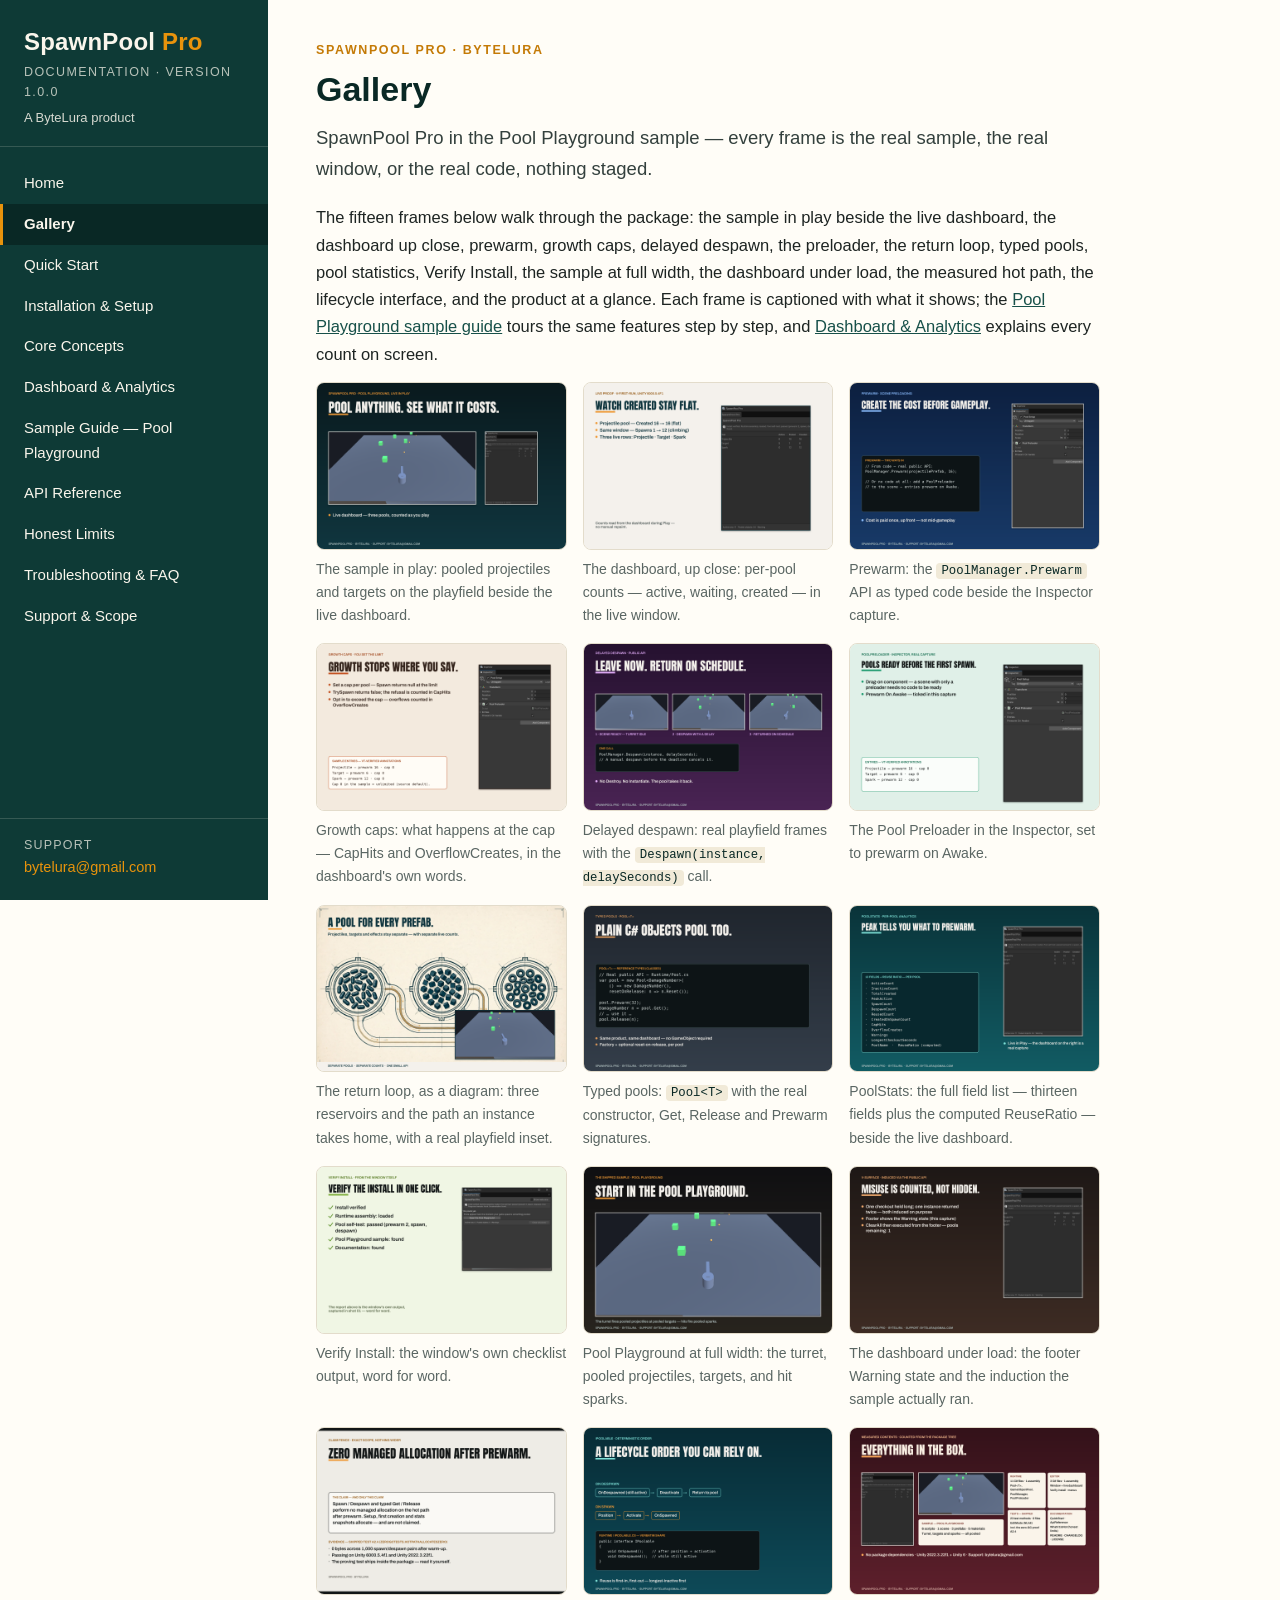
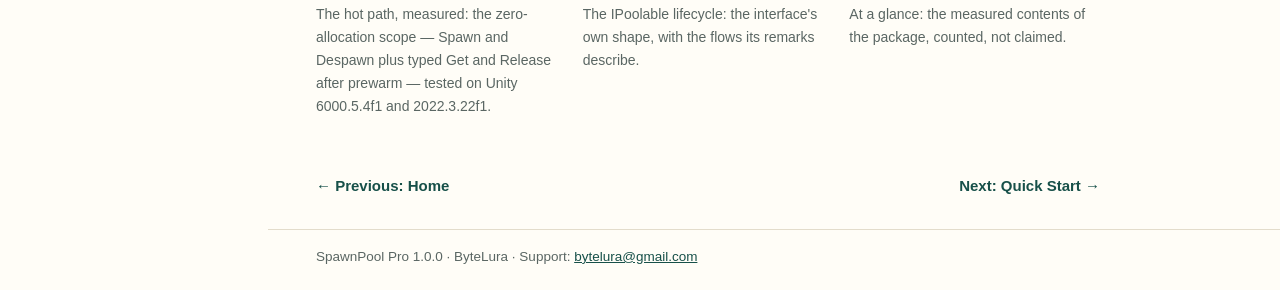
<file: gallery.html>
<!DOCTYPE html>
<html lang="en">
<head>
<meta charset="utf-8">
<meta name="viewport" content="width=device-width, initial-scale=1">
<title>Gallery — SpawnPool Pro Documentation</title>
<link rel="stylesheet" href="style.css">
</head>
<body>

<aside class="sidebar">
  <div class="brand">
    <div class="brand-name">SpawnPool <span class="pro">Pro</span></div>
    <div class="brand-sub">Documentation · Version 1.0.0</div>
    <div class="brand-pub">A ByteLura product</div>
  </div>
  <nav class="nav">
    <a href="index.html">Home</a>
    <a href="gallery.html" class="active">Gallery</a>
    <a href="quick-start.html">Quick Start</a>
    <a href="installation-and-setup.html">Installation &amp; Setup</a>
    <a href="core-concepts.html">Core Concepts</a>
    <a href="dashboard-and-analytics.html">Dashboard &amp; Analytics</a>
    <a href="sample-guide.html">Sample Guide — Pool Playground</a>
    <a href="api-reference.html">API Reference</a>
    <a href="honest-limits.html">Honest Limits</a>
    <a href="troubleshooting-faq.html">Troubleshooting &amp; FAQ</a>
    <a href="support.html">Support &amp; Scope</a>
  </nav>
  <div class="side-support">Support<br><a href="mailto:bytelura@gmail.com">bytelura@gmail.com</a></div>
</aside>

<div class="main">
  <main class="content">
    <p class="kicker">SpawnPool Pro · ByteLura</p>
    <h1>Gallery</h1>
    <p class="lede">SpawnPool Pro in the Pool Playground sample — every frame is the real sample, the real window, or the real code, nothing staged.</p>

    <p>The fifteen frames below walk through the package: the sample in
    play beside the live dashboard, the dashboard up close, prewarm,
    growth caps, delayed despawn, the preloader, the return loop,
    typed pools, pool statistics, Verify Install, the sample at full
    width, the dashboard under load, the measured hot path, the
    lifecycle interface, and the product at a glance. Each frame is
    captioned with what it shows; the
    <a href="sample-guide.html">Pool Playground sample guide</a> tours
    the same features step by step, and
    <a href="dashboard-and-analytics.html">Dashboard &amp; Analytics</a>
    explains every count on screen.</p>

    <div class="doc-gallery">
      <figure class="doc-figure">
        <img class="doc-shot" src="images/showcase-01.png" alt="The Pool Playground sample in Play Mode: pooled projectiles and targets on the playfield beside the live SpawnPool Pro dashboard">
        <figcaption>The sample in play: pooled projectiles and targets on the playfield beside the live dashboard.</figcaption>
      </figure>
      <figure class="doc-figure">
        <img class="doc-shot" src="images/showcase-02.png" alt="The SpawnPool Pro dashboard up close, showing per-pool counts for active, waiting and created instances">
        <figcaption>The dashboard, up close: per-pool counts — active, waiting, created — in the live window.</figcaption>
      </figure>
      <figure class="doc-figure">
        <img class="doc-shot" src="images/showcase-03.png" alt="Prewarm: the PoolManager.Prewarm API shown as typed code beside an Inspector capture">
        <figcaption>Prewarm: the <code>PoolManager.Prewarm</code> API as typed code beside the Inspector capture.</figcaption>
      </figure>
      <figure class="doc-figure">
        <img class="doc-shot" src="images/showcase-04.png" alt="Growth caps: the dashboard wording for CapHits and OverflowCreates when a pool reaches its cap">
        <figcaption>Growth caps: what happens at the cap — CapHits and OverflowCreates, in the dashboard's own words.</figcaption>
      </figure>
      <figure class="doc-figure">
        <img class="doc-shot" src="images/showcase-05.png" alt="Delayed despawn: real playfield frames in a storyboard with the Despawn call that takes an instance and a delay in seconds">
        <figcaption>Delayed despawn: real playfield frames with the <code>Despawn(instance, delaySeconds)</code> call.</figcaption>
      </figure>
      <figure class="doc-figure">
        <img class="doc-shot" src="images/showcase-06.png" alt="The Pool Preloader component in the Unity Inspector, set to prewarm on Awake">
        <figcaption>The Pool Preloader in the Inspector, set to prewarm on Awake.</figcaption>
      </figure>
      <figure class="doc-figure">
        <img class="doc-shot" src="images/showcase-07.png" alt="The return loop as a technical diagram: three reservoirs and the path an instance takes home, with a real playfield inset">
        <figcaption>The return loop, as a diagram: three reservoirs and the path an instance takes home, with a real playfield inset.</figcaption>
      </figure>
      <figure class="doc-figure">
        <img class="doc-shot" src="images/showcase-08.png" alt="Typed pools: the Pool generic type shown with its real constructor, Get, Release and Prewarm signatures">
        <figcaption>Typed pools: <code>Pool&lt;T&gt;</code> with the real constructor, Get, Release and Prewarm signatures.</figcaption>
      </figure>
      <figure class="doc-figure">
        <img class="doc-shot" src="images/showcase-09.png" alt="PoolStats: the full field list of thirteen fields plus the computed ReuseRatio beside the live dashboard">
        <figcaption>PoolStats: the full field list — thirteen fields plus the computed ReuseRatio — beside the live dashboard.</figcaption>
      </figure>
      <figure class="doc-figure">
        <img class="doc-shot" src="images/showcase-10.png" alt="Verify Install: the SpawnPool Pro window's own checklist output, word for word">
        <figcaption>Verify Install: the window's own checklist output, word for word.</figcaption>
      </figure>
      <figure class="doc-figure">
        <img class="doc-shot" src="images/showcase-11.png" alt="Pool Playground at full width: the turret firing pooled projectiles at pooled targets with pooled hit sparks">
        <figcaption>Pool Playground at full width: the turret, pooled projectiles, targets, and hit sparks.</figcaption>
      </figure>
      <figure class="doc-figure">
        <img class="doc-shot" src="images/showcase-12.png" alt="The dashboard under load: the footer Warning state and the induction the sample actually ran">
        <figcaption>The dashboard under load: the footer Warning state and the induction the sample actually ran.</figcaption>
      </figure>
      <figure class="doc-figure">
        <img class="doc-shot" src="images/showcase-13.png" alt="The measured hot path: the zero-allocation scope for Spawn and Despawn plus typed Get and Release after prewarm, tested on Unity 6000.5.4f1 and 2022.3.22f1">
        <figcaption>The hot path, measured: the zero-allocation scope — Spawn and Despawn plus typed Get and Release after prewarm — tested on Unity 6000.5.4f1 and 2022.3.22f1.</figcaption>
      </figure>
      <figure class="doc-figure">
        <img class="doc-shot" src="images/showcase-14.png" alt="The IPoolable lifecycle: the interface's own shape with the flows its remarks describe">
        <figcaption>The IPoolable lifecycle: the interface's own shape, with the flows its remarks describe.</figcaption>
      </figure>
      <figure class="doc-figure">
        <img class="doc-shot" src="images/showcase-15.png" alt="SpawnPool Pro at a glance: the measured contents of the package, counted, not claimed">
        <figcaption>At a glance: the measured contents of the package, counted, not claimed.</figcaption>
      </figure>
    </div>
  </main>

  <nav class="prevnext">
    <a href="index.html">← Previous: Home</a>
    <span class="spacer"></span>
    <a href="quick-start.html">Next: Quick Start →</a>
  </nav>

  <footer class="pagefoot">SpawnPool Pro 1.0.0 · ByteLura · Support: <a href="mailto:bytelura@gmail.com">bytelura@gmail.com</a></footer>
</div>

</body>
</html>
</file>
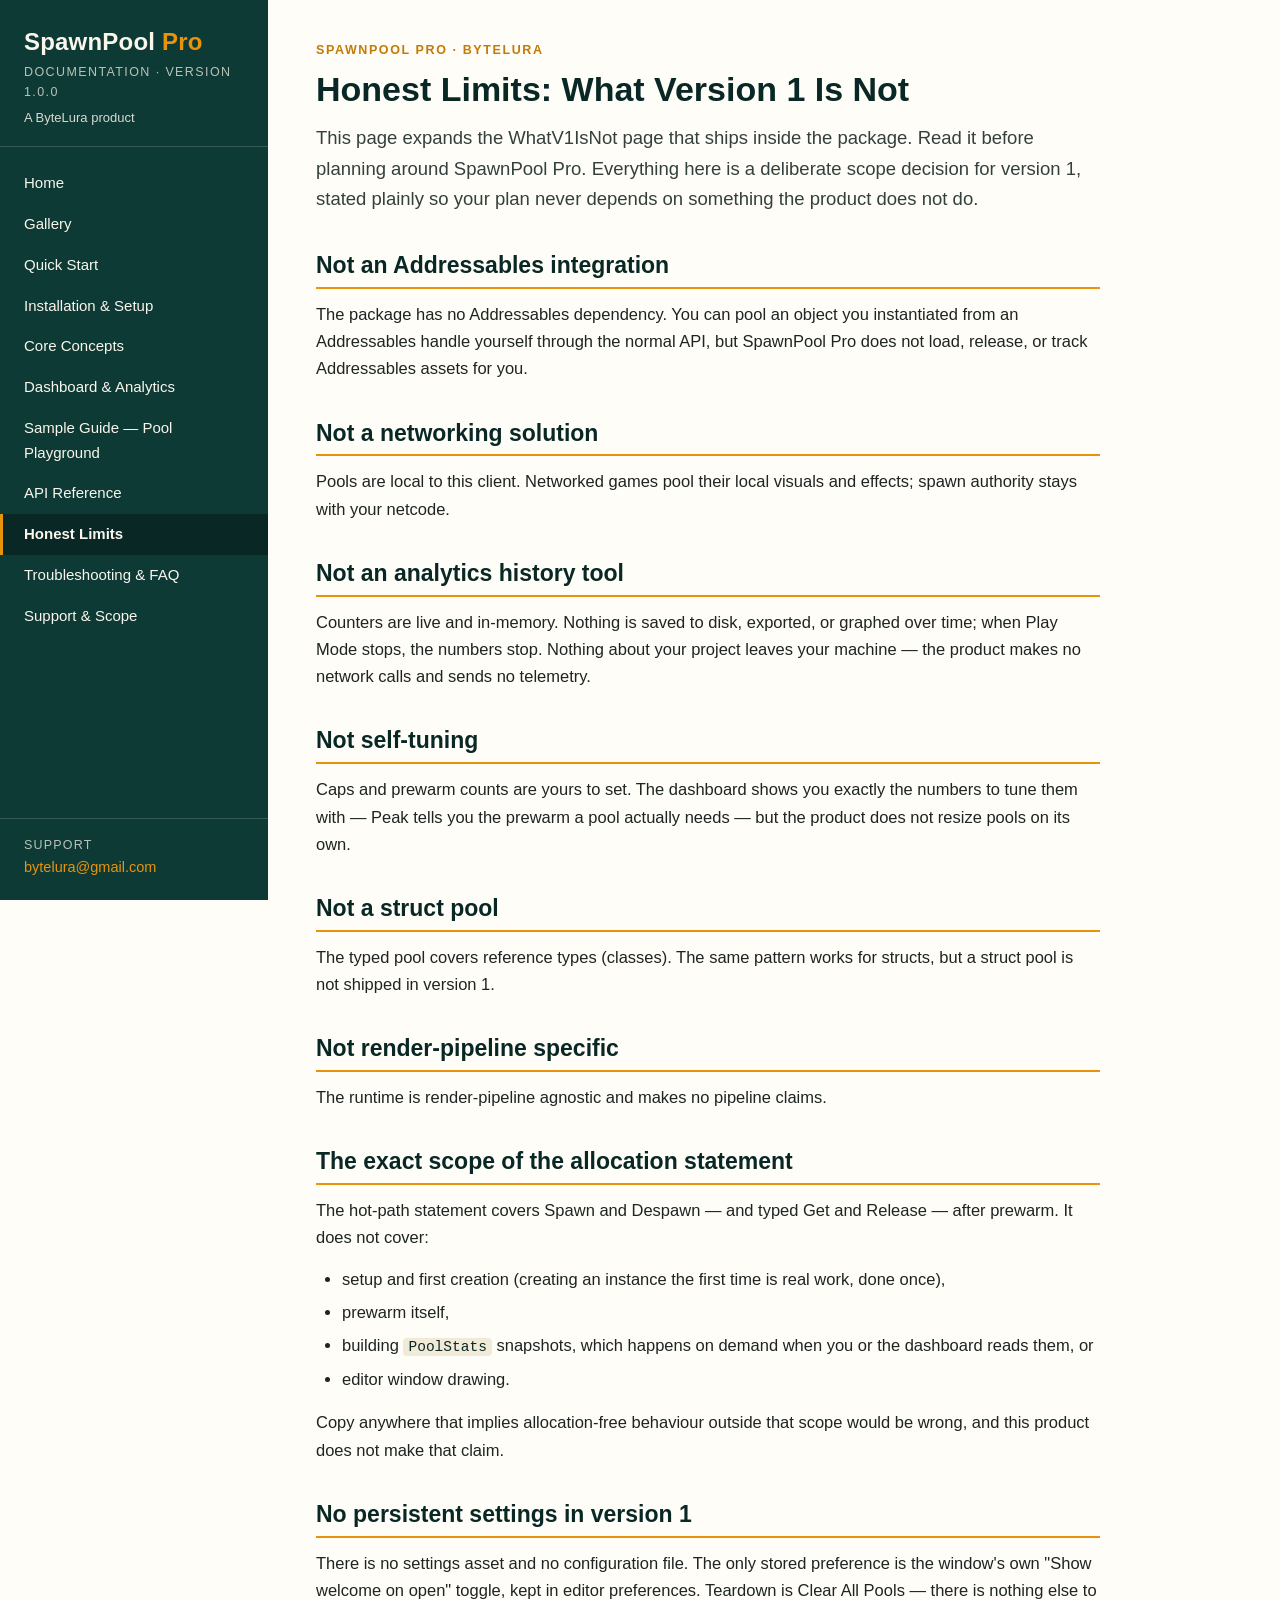
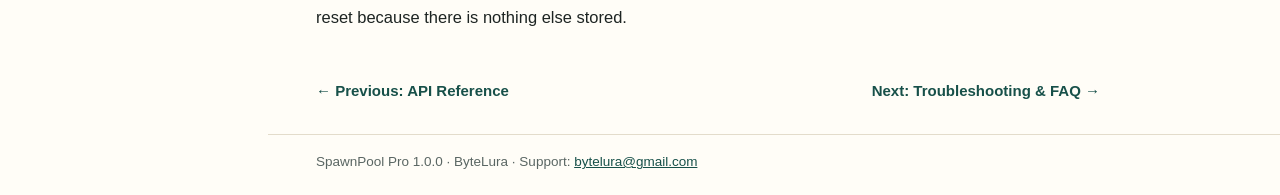
<file: honest-limits.html>
<!DOCTYPE html>
<html lang="en">
<head>
<meta charset="utf-8">
<meta name="viewport" content="width=device-width, initial-scale=1">
<title>Honest Limits — SpawnPool Pro Documentation</title>
<link rel="stylesheet" href="style.css">
</head>
<body>

<aside class="sidebar">
  <div class="brand">
    <div class="brand-name">SpawnPool <span class="pro">Pro</span></div>
    <div class="brand-sub">Documentation · Version 1.0.0</div>
    <div class="brand-pub">A ByteLura product</div>
  </div>
  <nav class="nav">
    <a href="index.html">Home</a>
    <a href="gallery.html">Gallery</a>
    <a href="quick-start.html">Quick Start</a>
    <a href="installation-and-setup.html">Installation &amp; Setup</a>
    <a href="core-concepts.html">Core Concepts</a>
    <a href="dashboard-and-analytics.html">Dashboard &amp; Analytics</a>
    <a href="sample-guide.html">Sample Guide — Pool Playground</a>
    <a href="api-reference.html">API Reference</a>
    <a href="honest-limits.html" class="active">Honest Limits</a>
    <a href="troubleshooting-faq.html">Troubleshooting &amp; FAQ</a>
    <a href="support.html">Support &amp; Scope</a>
  </nav>
  <div class="side-support">Support<br><a href="mailto:bytelura@gmail.com">bytelura@gmail.com</a></div>
</aside>

<div class="main">
  <main class="content">
    <p class="kicker">SpawnPool Pro · ByteLura</p>
    <h1>Honest Limits: What Version 1 Is Not</h1>
    <p class="lede">This page expands the WhatV1IsNot page that ships inside the package. Read it before planning around SpawnPool Pro. Everything here is a deliberate scope decision for version 1, stated plainly so your plan never depends on something the product does not do.</p>

    <h2>Not an Addressables integration</h2>
    <p>The package has no Addressables dependency. You can pool an object you instantiated from an Addressables handle yourself through the normal API, but SpawnPool Pro does not load, release, or track Addressables assets for you.</p>

    <h2>Not a networking solution</h2>
    <p>Pools are local to this client. Networked games pool their local visuals and effects; spawn authority stays with your netcode.</p>

    <h2>Not an analytics history tool</h2>
    <p>Counters are live and in-memory. Nothing is saved to disk, exported, or graphed over time; when Play Mode stops, the numbers stop. Nothing about your project leaves your machine — the product makes no network calls and sends no telemetry.</p>

    <h2>Not self-tuning</h2>
    <p>Caps and prewarm counts are yours to set. The dashboard shows you exactly the numbers to tune them with — Peak tells you the prewarm a pool actually needs — but the product does not resize pools on its own.</p>

    <h2>Not a struct pool</h2>
    <p>The typed pool covers reference types (classes). The same pattern works for structs, but a struct pool is not shipped in version 1.</p>

    <h2>Not render-pipeline specific</h2>
    <p>The runtime is render-pipeline agnostic and makes no pipeline claims.</p>

    <h2>The exact scope of the allocation statement</h2>
    <p>The hot-path statement covers Spawn and Despawn — and typed Get and Release — after prewarm. It does not cover:</p>
    <ul>
      <li>setup and first creation (creating an instance the first time is real work, done once),</li>
      <li>prewarm itself,</li>
      <li>building <code>PoolStats</code> snapshots, which happens on demand when you or the dashboard reads them, or</li>
      <li>editor window drawing.</li>
    </ul>
    <p>Copy anywhere that implies allocation-free behaviour outside that scope would be wrong, and this product does not make that claim.</p>

    <h2>No persistent settings in version 1</h2>
    <p>There is no settings asset and no configuration file. The only stored preference is the window's own "Show welcome on open" toggle, kept in editor preferences. Teardown is Clear All Pools — there is nothing else to reset because there is nothing else stored.</p>
  </main>

  <nav class="prevnext">
    <a href="api-reference.html">← Previous: API Reference</a>
    <span class="spacer"></span>
    <a href="troubleshooting-faq.html">Next: Troubleshooting &amp; FAQ →</a>
  </nav>

  <footer class="pagefoot">SpawnPool Pro 1.0.0 · ByteLura · Support: <a href="mailto:bytelura@gmail.com">bytelura@gmail.com</a></footer>
</div>

</body>
</html>
</file>
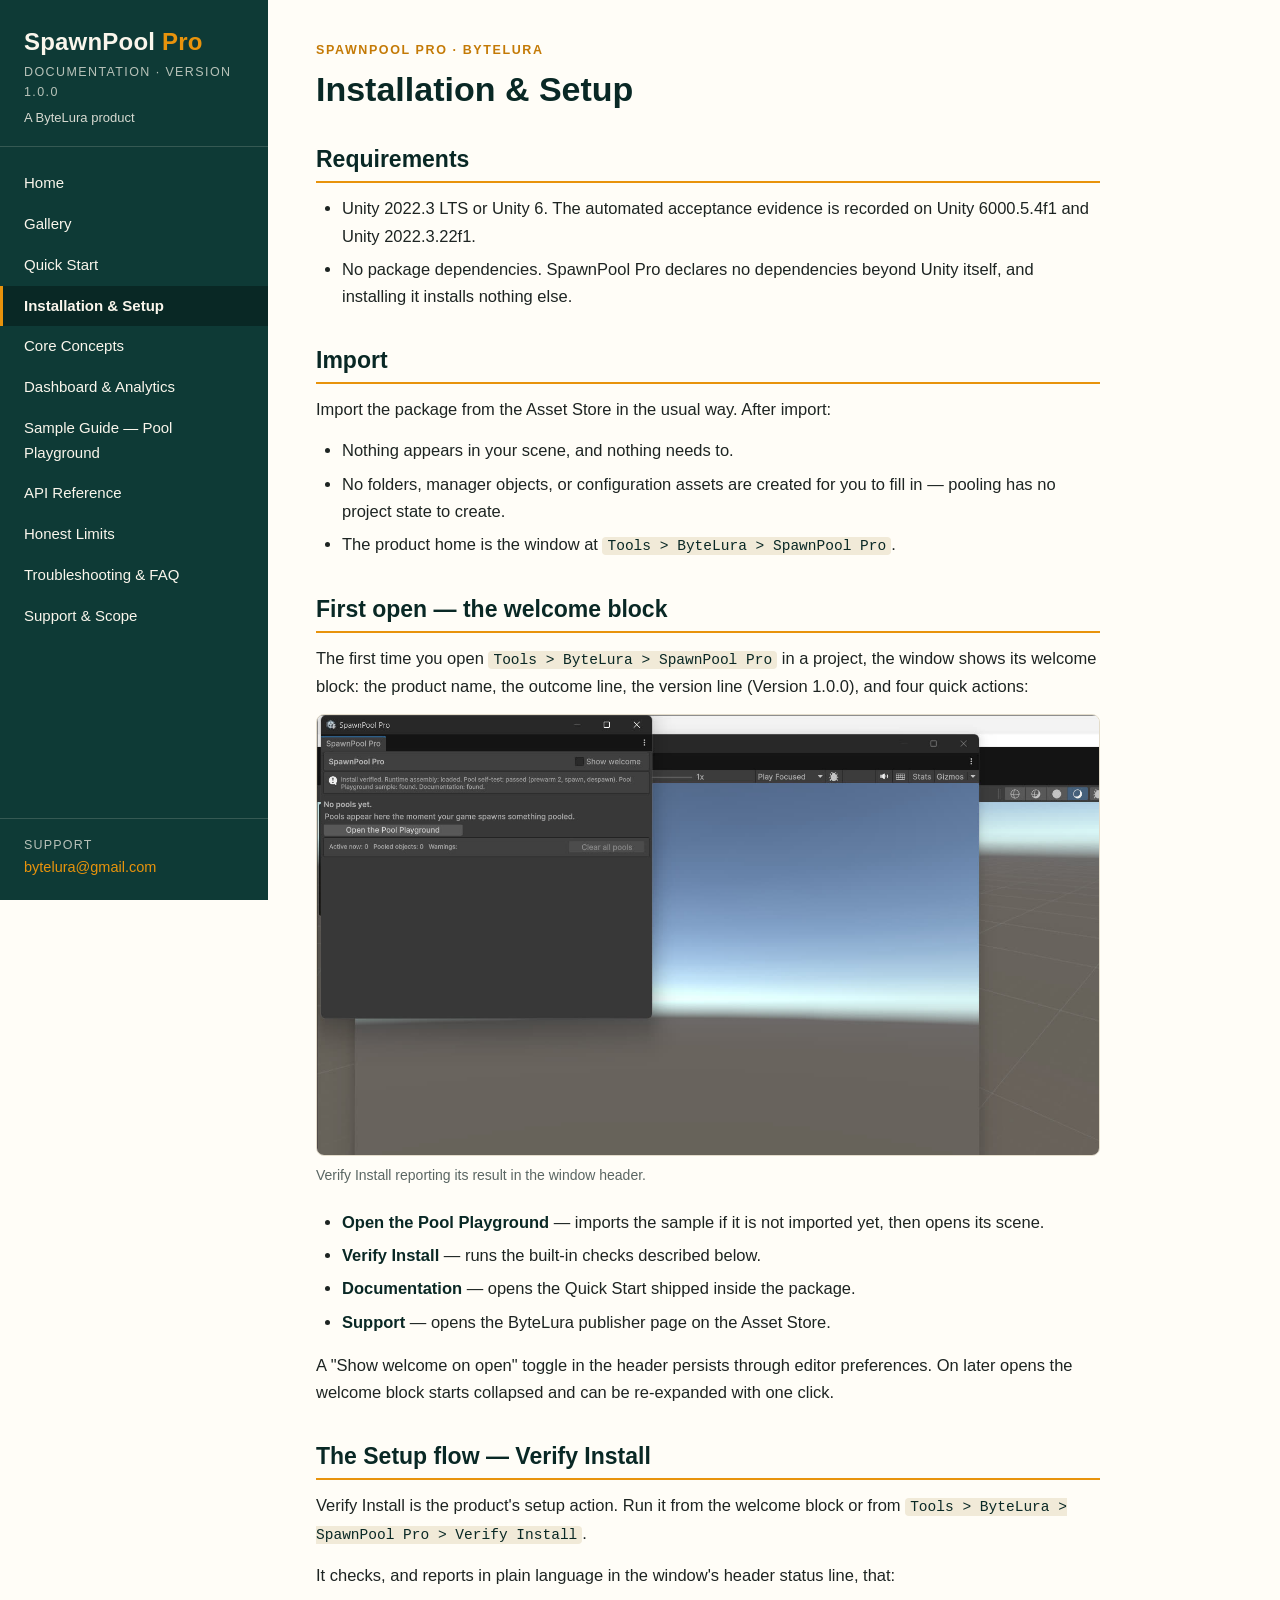
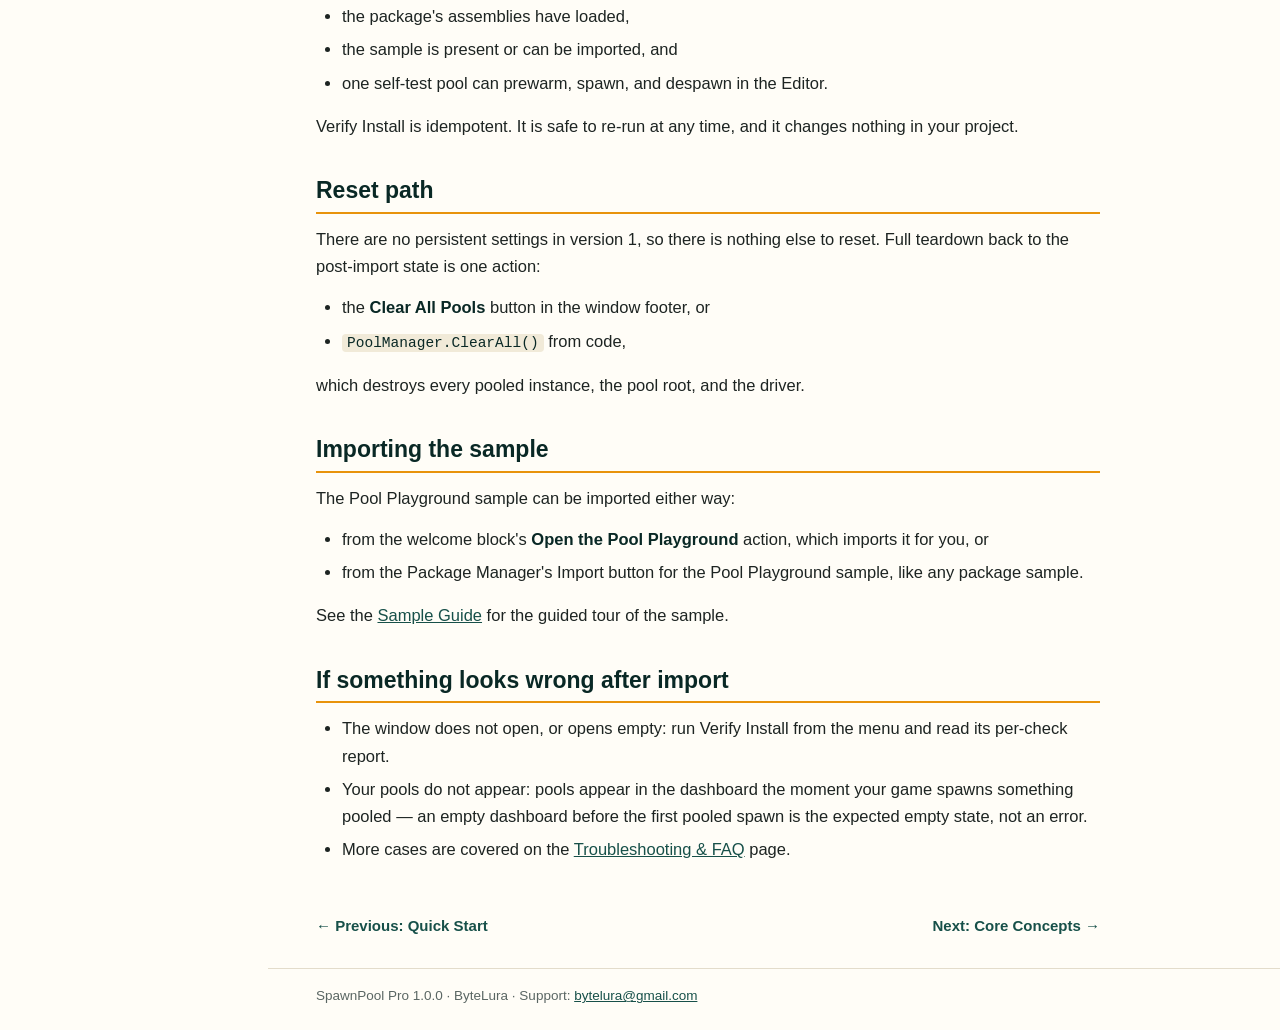
<file: installation-and-setup.html>
<!DOCTYPE html>
<html lang="en">
<head>
<meta charset="utf-8">
<meta name="viewport" content="width=device-width, initial-scale=1">
<title>Installation &amp; Setup — SpawnPool Pro Documentation</title>
<link rel="stylesheet" href="style.css">
</head>
<body>

<aside class="sidebar">
  <div class="brand">
    <div class="brand-name">SpawnPool <span class="pro">Pro</span></div>
    <div class="brand-sub">Documentation · Version 1.0.0</div>
    <div class="brand-pub">A ByteLura product</div>
  </div>
  <nav class="nav">
    <a href="index.html">Home</a>
    <a href="gallery.html">Gallery</a>
    <a href="quick-start.html">Quick Start</a>
    <a href="installation-and-setup.html" class="active">Installation &amp; Setup</a>
    <a href="core-concepts.html">Core Concepts</a>
    <a href="dashboard-and-analytics.html">Dashboard &amp; Analytics</a>
    <a href="sample-guide.html">Sample Guide — Pool Playground</a>
    <a href="api-reference.html">API Reference</a>
    <a href="honest-limits.html">Honest Limits</a>
    <a href="troubleshooting-faq.html">Troubleshooting &amp; FAQ</a>
    <a href="support.html">Support &amp; Scope</a>
  </nav>
  <div class="side-support">Support<br><a href="mailto:bytelura@gmail.com">bytelura@gmail.com</a></div>
</aside>

<div class="main">
  <main class="content">
    <p class="kicker">SpawnPool Pro · ByteLura</p>
    <h1>Installation &amp; Setup</h1>

    <h2>Requirements</h2>
    <ul>
      <li>Unity 2022.3 LTS or Unity 6. The automated acceptance evidence is recorded on Unity 6000.5.4f1 and Unity 2022.3.22f1.</li>
      <li>No package dependencies. SpawnPool Pro declares no dependencies beyond Unity itself, and installing it installs nothing else.</li>
    </ul>

    <h2>Import</h2>
    <p>Import the package from the Asset Store in the usual way. After import:</p>
    <ul>
      <li>Nothing appears in your scene, and nothing needs to.</li>
      <li>No folders, manager objects, or configuration assets are created for you to fill in — pooling has no project state to create.</li>
      <li>The product home is the window at <code>Tools &gt; ByteLura &gt; SpawnPool Pro</code>.</li>
    </ul>

    <h2>First open — the welcome block</h2>
    <p>The first time you open <code>Tools &gt; ByteLura &gt; SpawnPool Pro</code> in a project, the window shows its welcome block: the product name, the outcome line, the version line (Version 1.0.0), and four quick actions:</p>

    <figure class="doc-figure">
      <img class="doc-shot" src="images/editor-2.jpg" alt="SpawnPool Pro window header showing the Verify Install result confirming the install checks passed">
      <figcaption>Verify Install reporting its result in the window header.</figcaption>
    </figure>
    <ul>
      <li><strong>Open the Pool Playground</strong> — imports the sample if it is not imported yet, then opens its scene.</li>
      <li><strong>Verify Install</strong> — runs the built-in checks described below.</li>
      <li><strong>Documentation</strong> — opens the Quick Start shipped inside the package.</li>
      <li><strong>Support</strong> — opens the ByteLura publisher page on the Asset Store.</li>
    </ul>
    <p>A "Show welcome on open" toggle in the header persists through editor preferences. On later opens the welcome block starts collapsed and can be re-expanded with one click.</p>

    <h2>The Setup flow — Verify Install</h2>
    <p>Verify Install is the product's setup action. Run it from the welcome block or from <code>Tools &gt; ByteLura &gt; SpawnPool Pro &gt; Verify Install</code>.</p>
    <p>It checks, and reports in plain language in the window's header status line, that:</p>
    <ul>
      <li>the package's assemblies have loaded,</li>
      <li>the sample is present or can be imported, and</li>
      <li>one self-test pool can prewarm, spawn, and despawn in the Editor.</li>
    </ul>
    <p>Verify Install is idempotent. It is safe to re-run at any time, and it changes nothing in your project.</p>

    <h2>Reset path</h2>
    <p>There are no persistent settings in version 1, so there is nothing else to reset. Full teardown back to the post-import state is one action:</p>
    <ul>
      <li>the <strong>Clear All Pools</strong> button in the window footer, or</li>
      <li><code>PoolManager.ClearAll()</code> from code,</li>
    </ul>
    <p>which destroys every pooled instance, the pool root, and the driver.</p>

    <h2>Importing the sample</h2>
    <p>The Pool Playground sample can be imported either way:</p>
    <ul>
      <li>from the welcome block's <strong>Open the Pool Playground</strong> action, which imports it for you, or</li>
      <li>from the Package Manager's Import button for the Pool Playground sample, like any package sample.</li>
    </ul>
    <p>See the <a href="sample-guide.html">Sample Guide</a> for the guided tour of the sample.</p>

    <h2>If something looks wrong after import</h2>
    <ul>
      <li>The window does not open, or opens empty: run Verify Install from the menu and read its per-check report.</li>
      <li>Your pools do not appear: pools appear in the dashboard the moment your game spawns something pooled — an empty dashboard before the first pooled spawn is the expected empty state, not an error.</li>
      <li>More cases are covered on the <a href="troubleshooting-faq.html">Troubleshooting &amp; FAQ</a> page.</li>
    </ul>
  </main>

  <nav class="prevnext">
    <a href="quick-start.html">← Previous: Quick Start</a>
    <span class="spacer"></span>
    <a href="core-concepts.html">Next: Core Concepts →</a>
  </nav>

  <footer class="pagefoot">SpawnPool Pro 1.0.0 · ByteLura · Support: <a href="mailto:bytelura@gmail.com">bytelura@gmail.com</a></footer>
</div>

</body>
</html>
</file>
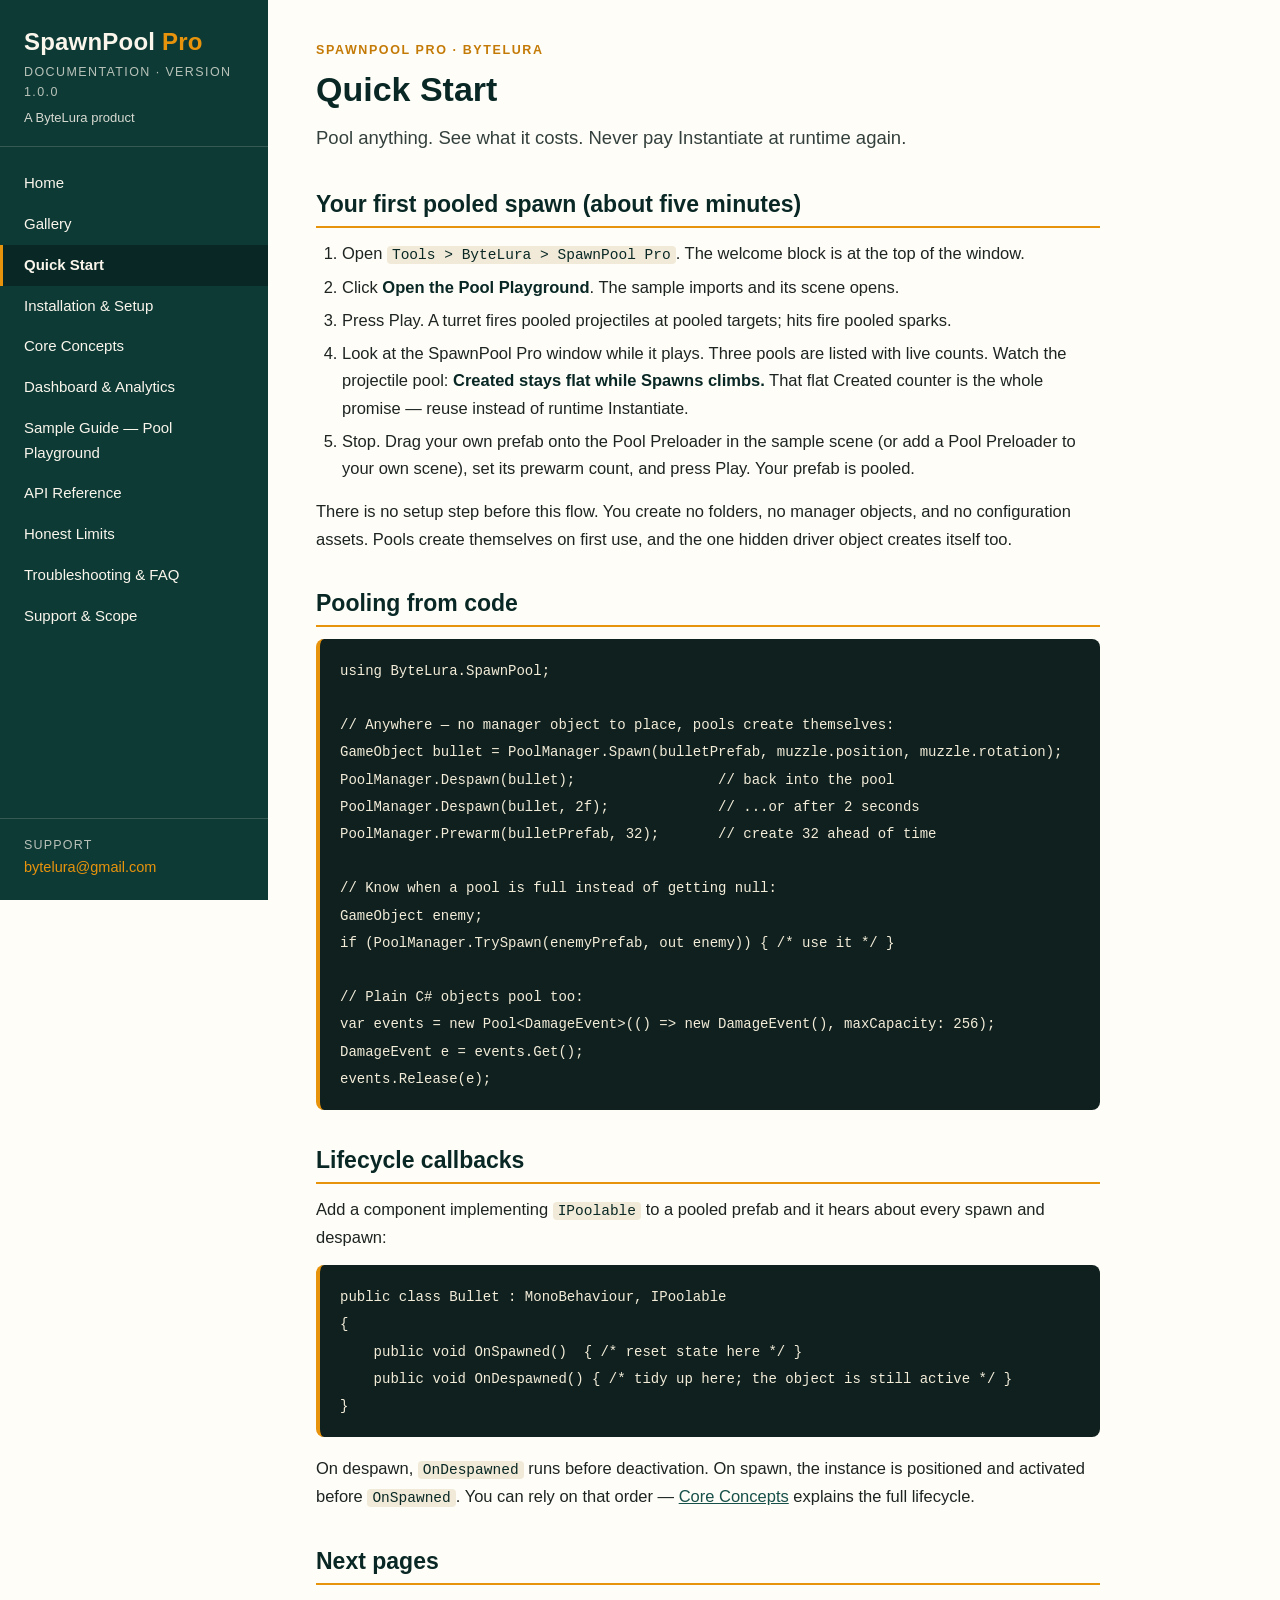
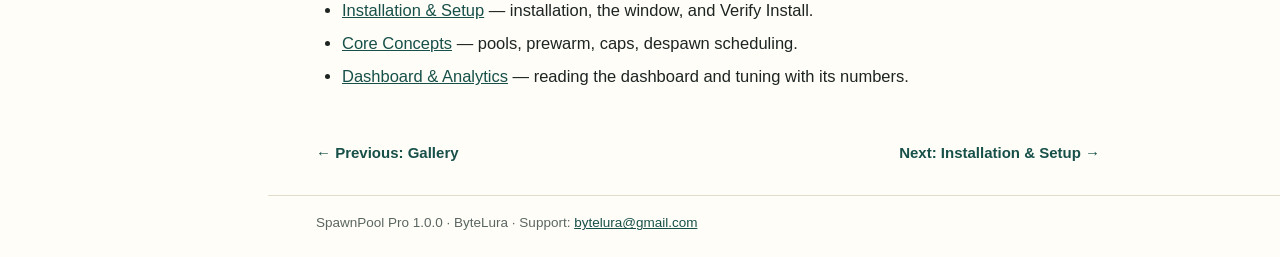
<file: quick-start.html>
<!DOCTYPE html>
<html lang="en">
<head>
<meta charset="utf-8">
<meta name="viewport" content="width=device-width, initial-scale=1">
<title>Quick Start — SpawnPool Pro Documentation</title>
<link rel="stylesheet" href="style.css">
</head>
<body>

<aside class="sidebar">
  <div class="brand">
    <div class="brand-name">SpawnPool <span class="pro">Pro</span></div>
    <div class="brand-sub">Documentation · Version 1.0.0</div>
    <div class="brand-pub">A ByteLura product</div>
  </div>
  <nav class="nav">
    <a href="index.html">Home</a>
    <a href="gallery.html">Gallery</a>
    <a href="quick-start.html" class="active">Quick Start</a>
    <a href="installation-and-setup.html">Installation &amp; Setup</a>
    <a href="core-concepts.html">Core Concepts</a>
    <a href="dashboard-and-analytics.html">Dashboard &amp; Analytics</a>
    <a href="sample-guide.html">Sample Guide — Pool Playground</a>
    <a href="api-reference.html">API Reference</a>
    <a href="honest-limits.html">Honest Limits</a>
    <a href="troubleshooting-faq.html">Troubleshooting &amp; FAQ</a>
    <a href="support.html">Support &amp; Scope</a>
  </nav>
  <div class="side-support">Support<br><a href="mailto:bytelura@gmail.com">bytelura@gmail.com</a></div>
</aside>

<div class="main">
  <main class="content">
    <p class="kicker">SpawnPool Pro · ByteLura</p>
    <h1>Quick Start</h1>
    <p class="lede">Pool anything. See what it costs. Never pay Instantiate at runtime again.</p>

    <h2>Your first pooled spawn (about five minutes)</h2>
    <ol>
      <li>Open <code>Tools &gt; ByteLura &gt; SpawnPool Pro</code>. The welcome block is at the top of the window.</li>
      <li>Click <strong>Open the Pool Playground</strong>. The sample imports and its scene opens.</li>
      <li>Press Play. A turret fires pooled projectiles at pooled targets; hits fire pooled sparks.</li>
      <li>Look at the SpawnPool Pro window while it plays. Three pools are listed with live counts. Watch the projectile pool: <strong>Created stays flat while Spawns climbs.</strong> That flat Created counter is the whole promise — reuse instead of runtime Instantiate.</li>
      <li>Stop. Drag your own prefab onto the Pool Preloader in the sample scene (or add a Pool Preloader to your own scene), set its prewarm count, and press Play. Your prefab is pooled.</li>
    </ol>
    <p>There is no setup step before this flow. You create no folders, no manager objects, and no configuration assets. Pools create themselves on first use, and the one hidden driver object creates itself too.</p>

    <h2>Pooling from code</h2>
    <pre><code>using ByteLura.SpawnPool;

// Anywhere — no manager object to place, pools create themselves:
GameObject bullet = PoolManager.Spawn(bulletPrefab, muzzle.position, muzzle.rotation);
PoolManager.Despawn(bullet);                 // back into the pool
PoolManager.Despawn(bullet, 2f);             // ...or after 2 seconds
PoolManager.Prewarm(bulletPrefab, 32);       // create 32 ahead of time

// Know when a pool is full instead of getting null:
GameObject enemy;
if (PoolManager.TrySpawn(enemyPrefab, out enemy)) { /* use it */ }

// Plain C# objects pool too:
var events = new Pool&lt;DamageEvent&gt;(() =&gt; new DamageEvent(), maxCapacity: 256);
DamageEvent e = events.Get();
events.Release(e);</code></pre>

    <h2>Lifecycle callbacks</h2>
    <p>Add a component implementing <code>IPoolable</code> to a pooled prefab and it hears about every spawn and despawn:</p>
    <pre><code>public class Bullet : MonoBehaviour, IPoolable
{
    public void OnSpawned()  { /* reset state here */ }
    public void OnDespawned() { /* tidy up here; the object is still active */ }
}</code></pre>
    <p>On despawn, <code>OnDespawned</code> runs before deactivation. On spawn, the instance is positioned and activated before <code>OnSpawned</code>. You can rely on that order — <a href="core-concepts.html">Core Concepts</a> explains the full lifecycle.</p>

    <h2>Next pages</h2>
    <ul>
      <li><a href="installation-and-setup.html">Installation &amp; Setup</a> — installation, the window, and Verify Install.</li>
      <li><a href="core-concepts.html">Core Concepts</a> — pools, prewarm, caps, despawn scheduling.</li>
      <li><a href="dashboard-and-analytics.html">Dashboard &amp; Analytics</a> — reading the dashboard and tuning with its numbers.</li>
    </ul>
  </main>

  <nav class="prevnext">
    <a href="gallery.html">← Previous: Gallery</a>
    <span class="spacer"></span>
    <a href="installation-and-setup.html">Next: Installation &amp; Setup →</a>
  </nav>

  <footer class="pagefoot">SpawnPool Pro 1.0.0 · ByteLura · Support: <a href="mailto:bytelura@gmail.com">bytelura@gmail.com</a></footer>
</div>

</body>
</html>
</file>
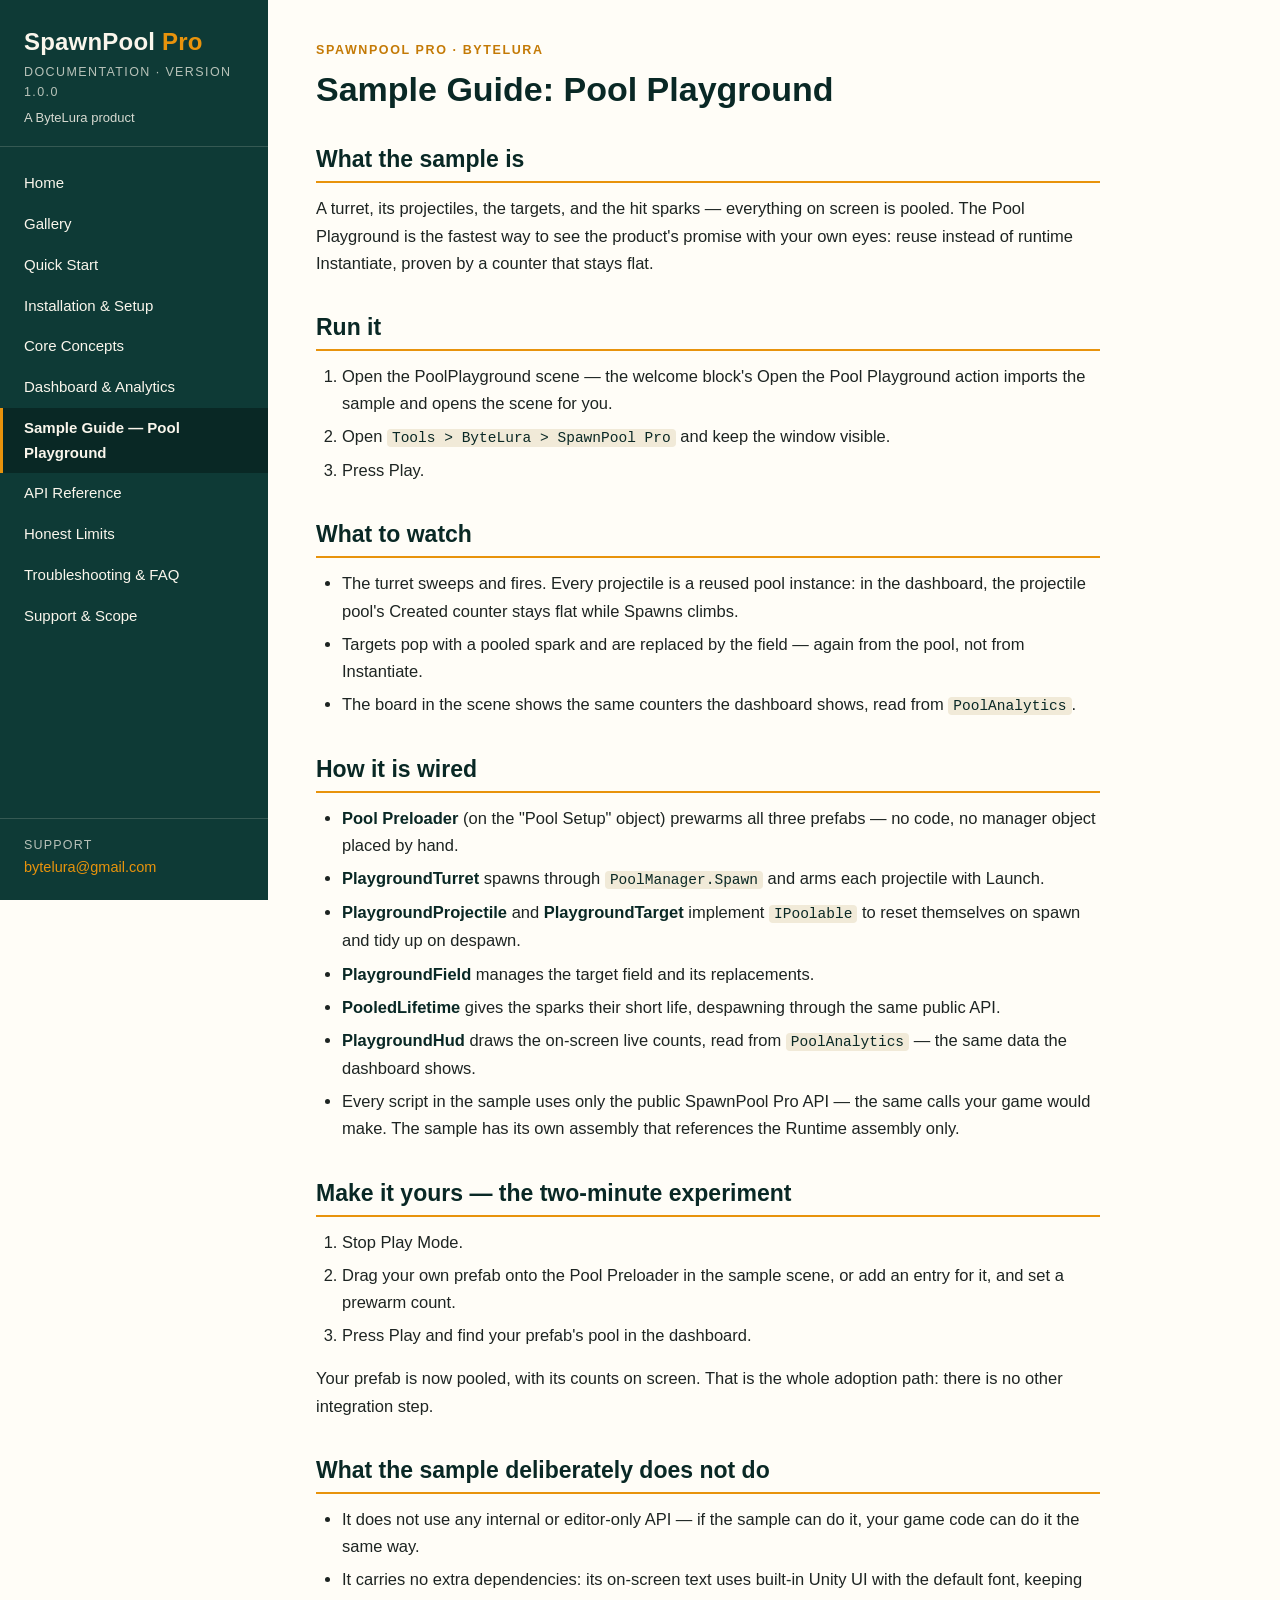
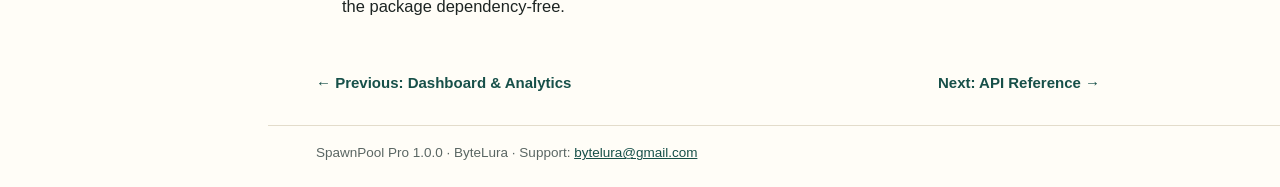
<file: sample-guide.html>
<!DOCTYPE html>
<html lang="en">
<head>
<meta charset="utf-8">
<meta name="viewport" content="width=device-width, initial-scale=1">
<title>Sample Guide — Pool Playground — SpawnPool Pro Documentation</title>
<link rel="stylesheet" href="style.css">
</head>
<body>

<aside class="sidebar">
  <div class="brand">
    <div class="brand-name">SpawnPool <span class="pro">Pro</span></div>
    <div class="brand-sub">Documentation · Version 1.0.0</div>
    <div class="brand-pub">A ByteLura product</div>
  </div>
  <nav class="nav">
    <a href="index.html">Home</a>
    <a href="gallery.html">Gallery</a>
    <a href="quick-start.html">Quick Start</a>
    <a href="installation-and-setup.html">Installation &amp; Setup</a>
    <a href="core-concepts.html">Core Concepts</a>
    <a href="dashboard-and-analytics.html">Dashboard &amp; Analytics</a>
    <a href="sample-guide.html" class="active">Sample Guide — Pool Playground</a>
    <a href="api-reference.html">API Reference</a>
    <a href="honest-limits.html">Honest Limits</a>
    <a href="troubleshooting-faq.html">Troubleshooting &amp; FAQ</a>
    <a href="support.html">Support &amp; Scope</a>
  </nav>
  <div class="side-support">Support<br><a href="mailto:bytelura@gmail.com">bytelura@gmail.com</a></div>
</aside>

<div class="main">
  <main class="content">
    <p class="kicker">SpawnPool Pro · ByteLura</p>
    <h1>Sample Guide: Pool Playground</h1>

    <h2>What the sample is</h2>
    <p>A turret, its projectiles, the targets, and the hit sparks — everything on screen is pooled. The Pool Playground is the fastest way to see the product's promise with your own eyes: reuse instead of runtime Instantiate, proven by a counter that stays flat.</p>

    <h2>Run it</h2>
    <ol>
      <li>Open the PoolPlayground scene — the welcome block's Open the Pool Playground action imports the sample and opens the scene for you.</li>
      <li>Open <code>Tools &gt; ByteLura &gt; SpawnPool Pro</code> and keep the window visible.</li>
      <li>Press Play.</li>
    </ol>

    <h2>What to watch</h2>
    <ul>
      <li>The turret sweeps and fires. Every projectile is a reused pool instance: in the dashboard, the projectile pool's Created counter stays flat while Spawns climbs.</li>
      <li>Targets pop with a pooled spark and are replaced by the field — again from the pool, not from Instantiate.</li>
      <li>The board in the scene shows the same counters the dashboard shows, read from <code>PoolAnalytics</code>.</li>
    </ul>

    <h2>How it is wired</h2>
    <ul>
      <li><strong>Pool Preloader</strong> (on the "Pool Setup" object) prewarms all three prefabs — no code, no manager object placed by hand.</li>
      <li><strong>PlaygroundTurret</strong> spawns through <code>PoolManager.Spawn</code> and arms each projectile with Launch.</li>
      <li><strong>PlaygroundProjectile</strong> and <strong>PlaygroundTarget</strong> implement <code>IPoolable</code> to reset themselves on spawn and tidy up on despawn.</li>
      <li><strong>PlaygroundField</strong> manages the target field and its replacements.</li>
      <li><strong>PooledLifetime</strong> gives the sparks their short life, despawning through the same public API.</li>
      <li><strong>PlaygroundHud</strong> draws the on-screen live counts, read from <code>PoolAnalytics</code> — the same data the dashboard shows.</li>
      <li>Every script in the sample uses only the public SpawnPool Pro API — the same calls your game would make. The sample has its own assembly that references the Runtime assembly only.</li>
    </ul>

    <h2>Make it yours — the two-minute experiment</h2>
    <ol>
      <li>Stop Play Mode.</li>
      <li>Drag your own prefab onto the Pool Preloader in the sample scene, or add an entry for it, and set a prewarm count.</li>
      <li>Press Play and find your prefab's pool in the dashboard.</li>
    </ol>
    <p>Your prefab is now pooled, with its counts on screen. That is the whole adoption path: there is no other integration step.</p>

    <h2>What the sample deliberately does not do</h2>
    <ul>
      <li>It does not use any internal or editor-only API — if the sample can do it, your game code can do it the same way.</li>
      <li>It carries no extra dependencies: its on-screen text uses built-in Unity UI with the default font, keeping the package dependency-free.</li>
    </ul>
  </main>

  <nav class="prevnext">
    <a href="dashboard-and-analytics.html">← Previous: Dashboard &amp; Analytics</a>
    <span class="spacer"></span>
    <a href="api-reference.html">Next: API Reference →</a>
  </nav>

  <footer class="pagefoot">SpawnPool Pro 1.0.0 · ByteLura · Support: <a href="mailto:bytelura@gmail.com">bytelura@gmail.com</a></footer>
</div>

</body>
</html>
</file>
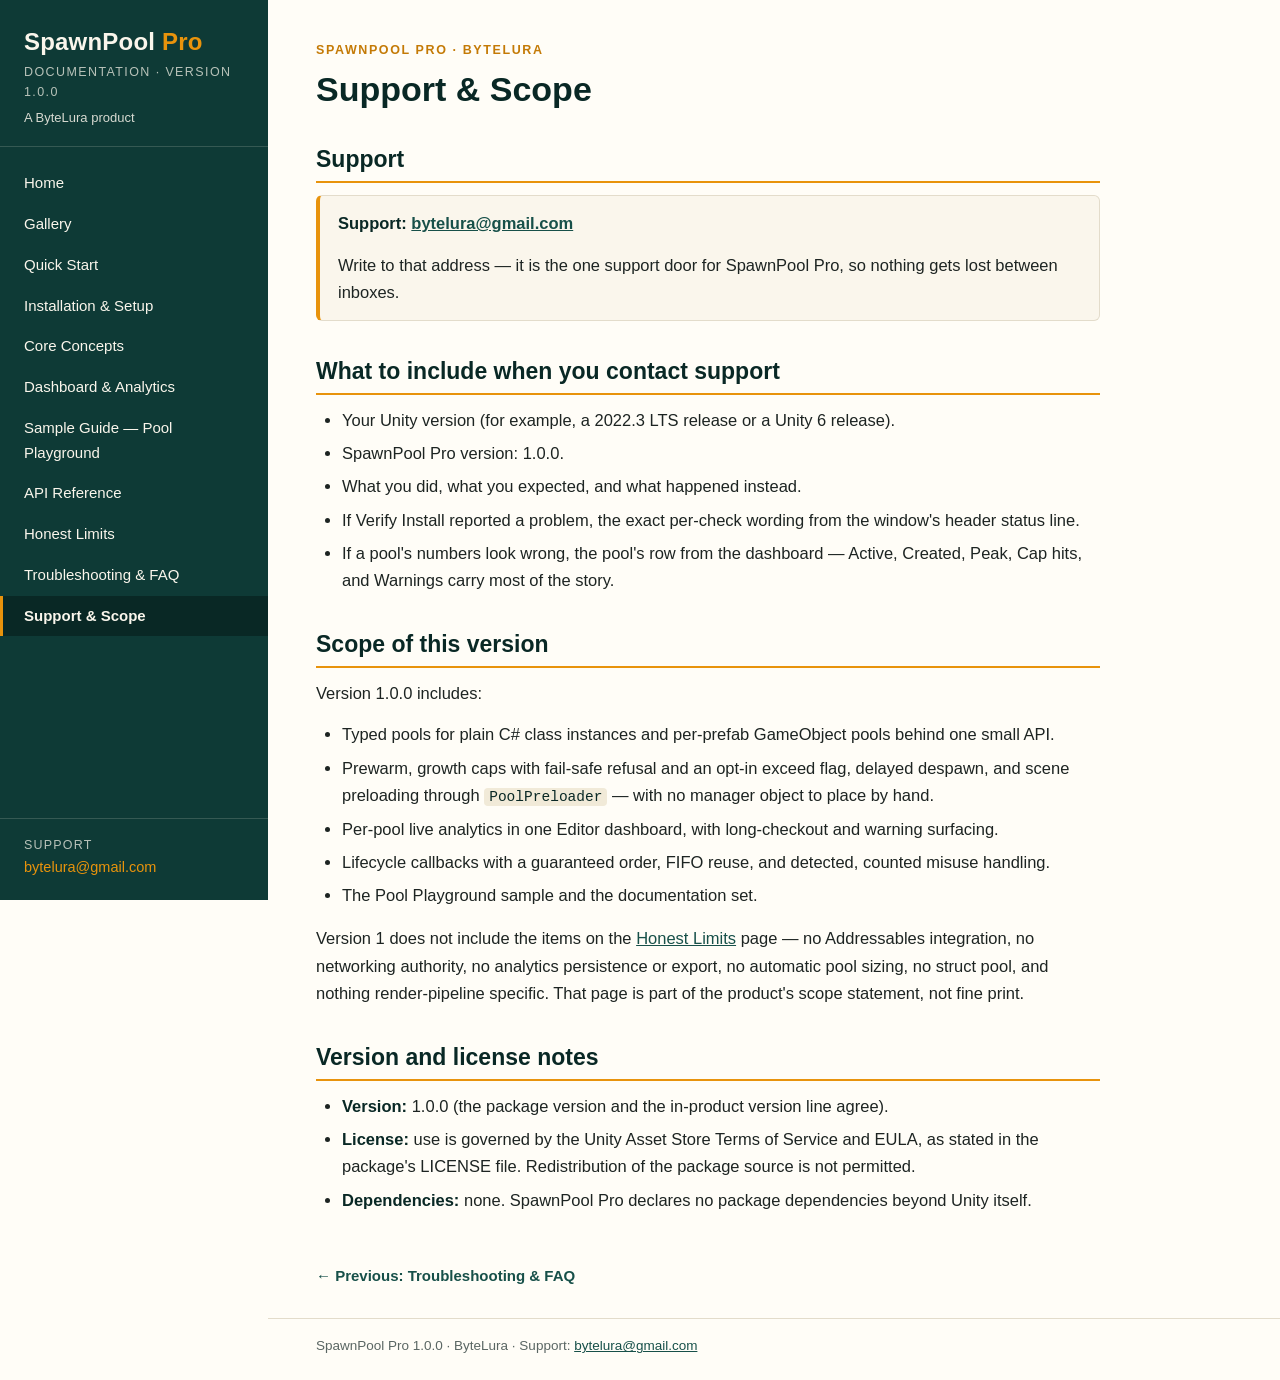
<file: support.html>
<!DOCTYPE html>
<html lang="en">
<head>
<meta charset="utf-8">
<meta name="viewport" content="width=device-width, initial-scale=1">
<title>Support &amp; Scope — SpawnPool Pro Documentation</title>
<link rel="stylesheet" href="style.css">
</head>
<body>

<aside class="sidebar">
  <div class="brand">
    <div class="brand-name">SpawnPool <span class="pro">Pro</span></div>
    <div class="brand-sub">Documentation · Version 1.0.0</div>
    <div class="brand-pub">A ByteLura product</div>
  </div>
  <nav class="nav">
    <a href="index.html">Home</a>
    <a href="gallery.html">Gallery</a>
    <a href="quick-start.html">Quick Start</a>
    <a href="installation-and-setup.html">Installation &amp; Setup</a>
    <a href="core-concepts.html">Core Concepts</a>
    <a href="dashboard-and-analytics.html">Dashboard &amp; Analytics</a>
    <a href="sample-guide.html">Sample Guide — Pool Playground</a>
    <a href="api-reference.html">API Reference</a>
    <a href="honest-limits.html">Honest Limits</a>
    <a href="troubleshooting-faq.html">Troubleshooting &amp; FAQ</a>
    <a href="support.html" class="active">Support &amp; Scope</a>
  </nav>
  <div class="side-support">Support<br><a href="mailto:bytelura@gmail.com">bytelura@gmail.com</a></div>
</aside>

<div class="main">
  <main class="content">
    <p class="kicker">SpawnPool Pro · ByteLura</p>
    <h1>Support &amp; Scope</h1>

    <h2>Support</h2>
    <div class="callout">
      <p><strong>Support: <a href="mailto:bytelura@gmail.com">bytelura@gmail.com</a></strong></p>
      <p>Write to that address — it is the one support door for SpawnPool Pro, so nothing gets lost between inboxes.</p>
    </div>

    <h2>What to include when you contact support</h2>
    <ul>
      <li>Your Unity version (for example, a 2022.3 LTS release or a Unity 6 release).</li>
      <li>SpawnPool Pro version: 1.0.0.</li>
      <li>What you did, what you expected, and what happened instead.</li>
      <li>If Verify Install reported a problem, the exact per-check wording from the window's header status line.</li>
      <li>If a pool's numbers look wrong, the pool's row from the dashboard — Active, Created, Peak, Cap hits, and Warnings carry most of the story.</li>
    </ul>

    <h2>Scope of this version</h2>
    <p>Version 1.0.0 includes:</p>
    <ul>
      <li>Typed pools for plain C# class instances and per-prefab GameObject pools behind one small API.</li>
      <li>Prewarm, growth caps with fail-safe refusal and an opt-in exceed flag, delayed despawn, and scene preloading through <code>PoolPreloader</code> — with no manager object to place by hand.</li>
      <li>Per-pool live analytics in one Editor dashboard, with long-checkout and warning surfacing.</li>
      <li>Lifecycle callbacks with a guaranteed order, FIFO reuse, and detected, counted misuse handling.</li>
      <li>The Pool Playground sample and the documentation set.</li>
    </ul>
    <p>Version 1 does not include the items on the <a href="honest-limits.html">Honest Limits</a> page — no Addressables integration, no networking authority, no analytics persistence or export, no automatic pool sizing, no struct pool, and nothing render-pipeline specific. That page is part of the product's scope statement, not fine print.</p>

    <h2>Version and license notes</h2>
    <ul>
      <li><strong>Version:</strong> 1.0.0 (the package version and the in-product version line agree).</li>
      <li><strong>License:</strong> use is governed by the Unity Asset Store Terms of Service and EULA, as stated in the package's LICENSE file. Redistribution of the package source is not permitted.</li>
      <li><strong>Dependencies:</strong> none. SpawnPool Pro declares no package dependencies beyond Unity itself.</li>
    </ul>
  </main>

  <nav class="prevnext">
    <a href="troubleshooting-faq.html">← Previous: Troubleshooting &amp; FAQ</a>
    <span class="spacer"></span>
  </nav>

  <footer class="pagefoot">SpawnPool Pro 1.0.0 · ByteLura · Support: <a href="mailto:bytelura@gmail.com">bytelura@gmail.com</a></footer>
</div>

</body>
</html>
</file>
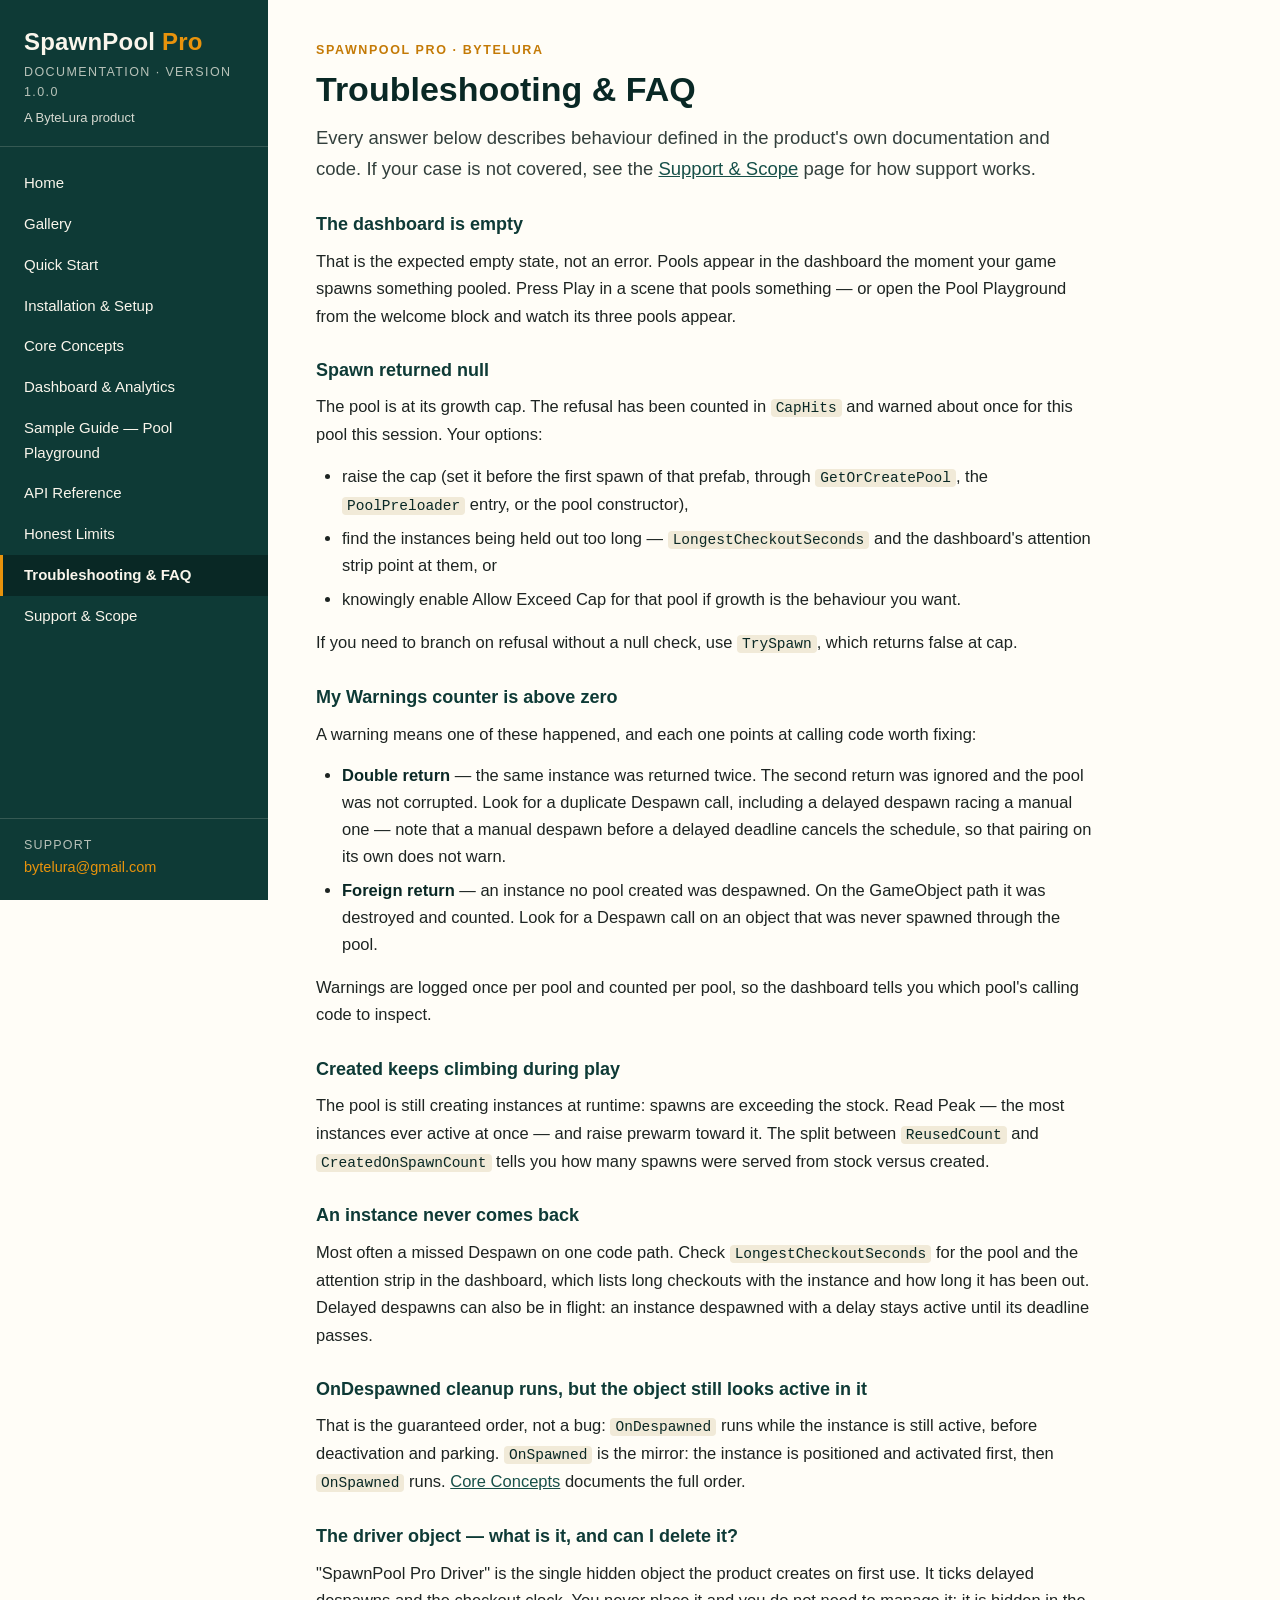
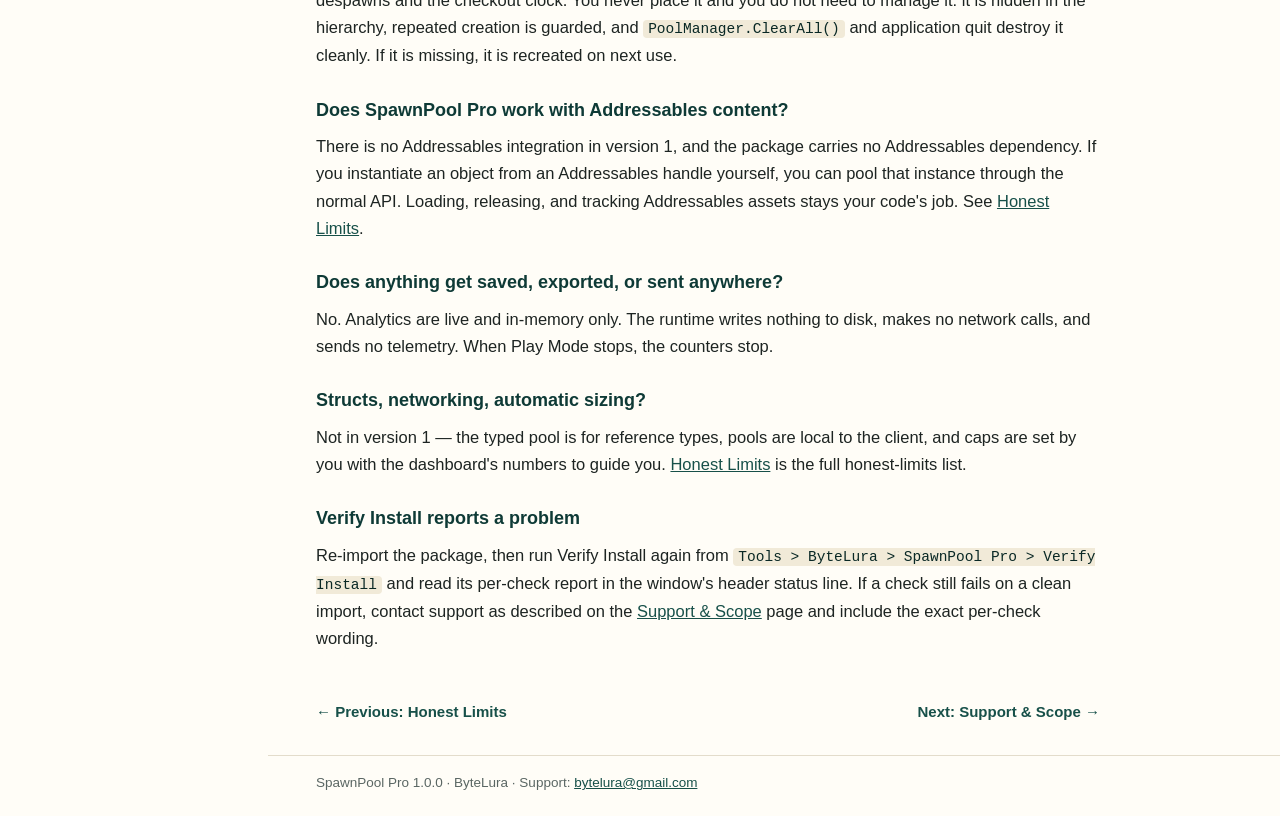
<file: troubleshooting-faq.html>
<!DOCTYPE html>
<html lang="en">
<head>
<meta charset="utf-8">
<meta name="viewport" content="width=device-width, initial-scale=1">
<title>Troubleshooting &amp; FAQ — SpawnPool Pro Documentation</title>
<link rel="stylesheet" href="style.css">
</head>
<body>

<aside class="sidebar">
  <div class="brand">
    <div class="brand-name">SpawnPool <span class="pro">Pro</span></div>
    <div class="brand-sub">Documentation · Version 1.0.0</div>
    <div class="brand-pub">A ByteLura product</div>
  </div>
  <nav class="nav">
    <a href="index.html">Home</a>
    <a href="gallery.html">Gallery</a>
    <a href="quick-start.html">Quick Start</a>
    <a href="installation-and-setup.html">Installation &amp; Setup</a>
    <a href="core-concepts.html">Core Concepts</a>
    <a href="dashboard-and-analytics.html">Dashboard &amp; Analytics</a>
    <a href="sample-guide.html">Sample Guide — Pool Playground</a>
    <a href="api-reference.html">API Reference</a>
    <a href="honest-limits.html">Honest Limits</a>
    <a href="troubleshooting-faq.html" class="active">Troubleshooting &amp; FAQ</a>
    <a href="support.html">Support &amp; Scope</a>
  </nav>
  <div class="side-support">Support<br><a href="mailto:bytelura@gmail.com">bytelura@gmail.com</a></div>
</aside>

<div class="main">
  <main class="content">
    <p class="kicker">SpawnPool Pro · ByteLura</p>
    <h1>Troubleshooting &amp; FAQ</h1>
    <p class="lede">Every answer below describes behaviour defined in the product's own documentation and code. If your case is not covered, see the <a href="support.html">Support &amp; Scope</a> page for how support works.</p>

    <h3>The dashboard is empty</h3>
    <p>That is the expected empty state, not an error. Pools appear in the dashboard the moment your game spawns something pooled. Press Play in a scene that pools something — or open the Pool Playground from the welcome block and watch its three pools appear.</p>

    <h3>Spawn returned null</h3>
    <p>The pool is at its growth cap. The refusal has been counted in <code>CapHits</code> and warned about once for this pool this session. Your options:</p>
    <ul>
      <li>raise the cap (set it before the first spawn of that prefab, through <code>GetOrCreatePool</code>, the <code>PoolPreloader</code> entry, or the pool constructor),</li>
      <li>find the instances being held out too long — <code>LongestCheckoutSeconds</code> and the dashboard's attention strip point at them, or</li>
      <li>knowingly enable Allow Exceed Cap for that pool if growth is the behaviour you want.</li>
    </ul>
    <p>If you need to branch on refusal without a null check, use <code>TrySpawn</code>, which returns false at cap.</p>

    <h3>My Warnings counter is above zero</h3>
    <p>A warning means one of these happened, and each one points at calling code worth fixing:</p>
    <ul>
      <li><strong>Double return</strong> — the same instance was returned twice. The second return was ignored and the pool was not corrupted. Look for a duplicate Despawn call, including a delayed despawn racing a manual one — note that a manual despawn before a delayed deadline cancels the schedule, so that pairing on its own does not warn.</li>
      <li><strong>Foreign return</strong> — an instance no pool created was despawned. On the GameObject path it was destroyed and counted. Look for a Despawn call on an object that was never spawned through the pool.</li>
    </ul>
    <p>Warnings are logged once per pool and counted per pool, so the dashboard tells you which pool's calling code to inspect.</p>

    <h3>Created keeps climbing during play</h3>
    <p>The pool is still creating instances at runtime: spawns are exceeding the stock. Read Peak — the most instances ever active at once — and raise prewarm toward it. The split between <code>ReusedCount</code> and <code>CreatedOnSpawnCount</code> tells you how many spawns were served from stock versus created.</p>

    <h3>An instance never comes back</h3>
    <p>Most often a missed Despawn on one code path. Check <code>LongestCheckoutSeconds</code> for the pool and the attention strip in the dashboard, which lists long checkouts with the instance and how long it has been out. Delayed despawns can also be in flight: an instance despawned with a delay stays active until its deadline passes.</p>

    <h3>OnDespawned cleanup runs, but the object still looks active in it</h3>
    <p>That is the guaranteed order, not a bug: <code>OnDespawned</code> runs while the instance is still active, before deactivation and parking. <code>OnSpawned</code> is the mirror: the instance is positioned and activated first, then <code>OnSpawned</code> runs. <a href="core-concepts.html">Core Concepts</a> documents the full order.</p>

    <h3>The driver object — what is it, and can I delete it?</h3>
    <p>"SpawnPool Pro Driver" is the single hidden object the product creates on first use. It ticks delayed despawns and the checkout clock. You never place it and you do not need to manage it: it is hidden in the hierarchy, repeated creation is guarded, and <code>PoolManager.ClearAll()</code> and application quit destroy it cleanly. If it is missing, it is recreated on next use.</p>

    <h3>Does SpawnPool Pro work with Addressables content?</h3>
    <p>There is no Addressables integration in version 1, and the package carries no Addressables dependency. If you instantiate an object from an Addressables handle yourself, you can pool that instance through the normal API. Loading, releasing, and tracking Addressables assets stays your code's job. See <a href="honest-limits.html">Honest Limits</a>.</p>

    <h3>Does anything get saved, exported, or sent anywhere?</h3>
    <p>No. Analytics are live and in-memory only. The runtime writes nothing to disk, makes no network calls, and sends no telemetry. When Play Mode stops, the counters stop.</p>

    <h3>Structs, networking, automatic sizing?</h3>
    <p>Not in version 1 — the typed pool is for reference types, pools are local to the client, and caps are set by you with the dashboard's numbers to guide you. <a href="honest-limits.html">Honest Limits</a> is the full honest-limits list.</p>

    <h3>Verify Install reports a problem</h3>
    <p>Re-import the package, then run Verify Install again from <code>Tools &gt; ByteLura &gt; SpawnPool Pro &gt; Verify Install</code> and read its per-check report in the window's header status line. If a check still fails on a clean import, contact support as described on the <a href="support.html">Support &amp; Scope</a> page and include the exact per-check wording.</p>
  </main>

  <nav class="prevnext">
    <a href="honest-limits.html">← Previous: Honest Limits</a>
    <span class="spacer"></span>
    <a href="support.html">Next: Support &amp; Scope →</a>
  </nav>

  <footer class="pagefoot">SpawnPool Pro 1.0.0 · ByteLura · Support: <a href="mailto:bytelura@gmail.com">bytelura@gmail.com</a></footer>
</div>

</body>
</html>
</file>
<file: style.css>
/* SpawnPool Pro — documentation site
   Identity: graphite teal + ivory + hot amber (from the product's set) */

:root {
  --teal: #0e3a36;
  --teal-dark: #092825;
  --teal-soft: #175049;
  --amber: #e8930c;
  --amber-dark: #c47a06;
  --ivory: #faf6ec;
  --paper: #fffdf7;
  --ink: #1d2422;
  --muted: #5a6663;
  --line: #e3dccb;
  --code-bg: #10201e;
  --code-ink: #f2ecd9;
  --inline-code-bg: #f1ead8;
  --sidebar-w: 268px;
}

* { box-sizing: border-box; }

html { scroll-behavior: smooth; }

body {
  margin: 0;
  font-family: "Segoe UI", "Helvetica Neue", Arial, sans-serif;
  font-size: 16.5px;
  line-height: 1.65;
  color: var(--ink);
  background: var(--paper);
}

/* ---------- Sidebar ---------- */

.sidebar {
  position: fixed;
  top: 0;
  left: 0;
  bottom: 0;
  width: var(--sidebar-w);
  background: var(--teal);
  color: var(--ivory);
  padding: 28px 0 20px;
  overflow-y: auto;
  display: flex;
  flex-direction: column;
}

.brand {
  padding: 0 24px 18px;
  border-bottom: 1px solid rgba(250, 246, 236, 0.16);
}

.brand-name {
  font-size: 24px;
  font-weight: 800;
  letter-spacing: 0.2px;
  line-height: 1.15;
}

.brand-name .pro { color: var(--amber); }

.brand-sub {
  margin-top: 6px;
  font-size: 12.5px;
  text-transform: uppercase;
  letter-spacing: 1.4px;
  color: rgba(250, 246, 236, 0.72);
}

.brand-pub {
  margin-top: 4px;
  font-size: 13px;
  color: rgba(250, 246, 236, 0.85);
}

.nav { padding: 16px 0 8px; }

.nav a {
  display: block;
  padding: 8px 24px 8px 21px;
  color: var(--ivory);
  text-decoration: none;
  font-size: 15px;
  border-left: 3px solid transparent;
}

.nav a:hover { background: var(--teal-soft); }

.nav a.active {
  border-left-color: var(--amber);
  background: var(--teal-dark);
  font-weight: 700;
}

.side-support {
  margin-top: auto;
  padding: 16px 24px 0;
  border-top: 1px solid rgba(250, 246, 236, 0.16);
  font-size: 12.5px;
  text-transform: uppercase;
  letter-spacing: 1.2px;
  color: rgba(250, 246, 236, 0.72);
}

.side-support a {
  color: var(--amber);
  text-transform: none;
  letter-spacing: 0;
  font-size: 14.5px;
  text-decoration: none;
  word-break: break-all;
}

.side-support a:hover { text-decoration: underline; }

/* ---------- Main column ---------- */

.main {
  margin-left: var(--sidebar-w);
  min-height: 100vh;
  display: flex;
  flex-direction: column;
}

.content {
  max-width: 880px;
  width: 100%;
  padding: 40px 48px 24px;
}

.kicker {
  font-size: 12.5px;
  font-weight: 700;
  text-transform: uppercase;
  letter-spacing: 1.6px;
  color: var(--amber-dark);
  margin: 0 0 8px;
}

h1 {
  font-size: 34px;
  line-height: 1.2;
  margin: 0 0 14px;
  color: var(--teal-dark);
}

h2 {
  font-size: 23px;
  line-height: 1.3;
  margin: 36px 0 12px;
  padding-bottom: 6px;
  border-bottom: 2px solid var(--amber);
  color: var(--teal-dark);
}

h3 {
  font-size: 18px;
  margin: 26px 0 8px;
  color: var(--teal);
}

p { margin: 0 0 14px; }

.lede {
  font-size: 18.5px;
  color: #33403d;
  margin-bottom: 20px;
}

a { color: var(--teal-soft); }
a:hover { color: var(--amber-dark); }

ul, ol { margin: 0 0 16px; padding-left: 26px; }
li { margin-bottom: 6px; }
li > ul, li > ol { margin-top: 6px; margin-bottom: 4px; }

strong { color: var(--teal-dark); }

/* ---------- Code ---------- */

code {
  font-family: Consolas, "Cascadia Code", "Courier New", monospace;
  font-size: 0.88em;
  background: var(--inline-code-bg);
  color: var(--teal-dark);
  padding: 1px 5px;
  border-radius: 4px;
}

pre {
  background: var(--code-bg);
  color: var(--code-ink);
  border-radius: 8px;
  padding: 18px 20px;
  overflow-x: auto;
  margin: 0 0 18px;
  border-left: 4px solid var(--amber);
}

pre code {
  background: none;
  color: inherit;
  padding: 0;
  font-size: 14px;
  line-height: 1.55;
}

/* ---------- Tables ---------- */

table {
  border-collapse: collapse;
  width: 100%;
  margin: 0 0 20px;
  font-size: 15.5px;
}

th {
  background: var(--teal);
  color: var(--ivory);
  text-align: left;
  padding: 9px 12px;
  font-weight: 700;
}

td {
  padding: 8px 12px;
  border-bottom: 1px solid var(--line);
  vertical-align: top;
}

tr:nth-child(even) td { background: var(--ivory); }

td code { white-space: nowrap; }

/* ---------- Callouts & cards ---------- */

.callout {
  background: var(--ivory);
  border: 1px solid var(--line);
  border-left: 4px solid var(--amber);
  border-radius: 6px;
  padding: 14px 18px;
  margin: 0 0 20px;
}

.callout p:last-child { margin-bottom: 0; }

.cards {
  display: grid;
  grid-template-columns: repeat(auto-fit, minmax(230px, 1fr));
  gap: 14px;
  margin: 0 0 22px;
}

.card {
  background: var(--ivory);
  border: 1px solid var(--line);
  border-radius: 8px;
  padding: 16px 18px;
}

.card h3 { margin-top: 0; font-size: 16.5px; }
.card p { font-size: 15px; margin-bottom: 8px; }
.card p:last-child { margin-bottom: 0; }

/* ---------- Prev / next + footer ---------- */

.prevnext {
  display: flex;
  justify-content: space-between;
  gap: 16px;
  max-width: 880px;
  width: 100%;
  padding: 10px 48px 30px;
  margin-top: auto;
  font-size: 15px;
}

.prevnext a {
  text-decoration: none;
  font-weight: 600;
}

.prevnext .spacer { flex: 1; }

.pagefoot {
  border-top: 1px solid var(--line);
  padding: 16px 48px 22px;
  font-size: 13.5px;
  color: var(--muted);
}

/* ---------- Documentation images ---------- */

.doc-figure { margin: 0 0 22px; }

.doc-hero,
.doc-shot {
  display: block;
  max-width: 100%;
  height: auto;
  border: 1px solid var(--line);
  border-radius: 8px;
}

.doc-figure figcaption {
  margin-top: 8px;
  font-size: 14px;
  color: var(--muted);
}

.doc-gallery {
  display: grid;
  grid-template-columns: repeat(auto-fit, minmax(250px, 1fr));
  gap: 16px;
  margin: 0 0 22px;
}

.doc-gallery .doc-figure { margin-bottom: 0; }

/* ---------- Narrow screens ---------- */

@media (max-width: 860px) {
  .sidebar {
    position: static;
    width: auto;
    padding: 20px 0 14px;
  }

  .nav {
    display: flex;
    flex-wrap: wrap;
    padding: 10px 14px 4px;
    gap: 2px;
  }

  .nav a {
    padding: 6px 10px;
    border-left: none;
    border-bottom: 3px solid transparent;
    font-size: 14px;
  }

  .nav a.active {
    border-bottom-color: var(--amber);
    background: none;
  }

  .side-support { margin-top: 8px; }

  .main { margin-left: 0; }

  .content { padding: 26px 20px 16px; }
  .prevnext { padding: 8px 20px 24px; }
  .pagefoot { padding: 14px 20px 20px; }

  h1 { font-size: 27px; }
  h2 { font-size: 20px; }

  td code { white-space: normal; }
}

/* ---------- mobile nav compaction (2026-11-08) ----------
   On phones the sidebar stacks on top as a compact header:
   brand, then every nav link as a wrapped chip — no full-height
   menu wall before the content. */
@media (max-width: 860px) {
  .layout { flex-direction: column; }
  .sidebar {
    position: static; width: 100%; max-width: none; flex: none;
    height: auto; max-height: none; overflow: visible;
    padding: 16px 0 8px;
  }
  .brand { padding: 0 18px 10px; }
  .sidebar nav { padding: 6px 12px 2px; }
  .sidebar ul, .sidebar nav ul, .sidebar .nav {
    display: flex; flex-wrap: wrap; gap: 5px; align-items: center;
    columns: auto; list-style: none;
  }
  .sidebar li { margin: 0; }
  .sidebar .nav-section, .sidebar li.nav-section {
    flex: 0 0 100%; padding: 8px 2px 2px; margin: 0;
  }
  .sidebar a, .sidebar nav a, .sidebar .nav a {
    display: inline-block; padding: 5px 11px;
    border-left: none; border-radius: 999px;
    background: rgba(127, 127, 127, .18);
    font-size: 13.5px; line-height: 1.35;
  }
  .side-foot, .side-support { padding: 8px 18px 2px; font-size: 12.5px; }
  .main { margin-left: 0; }
  .content { padding: 22px 18px 30px; }
  img { max-width: 100%; height: auto; }
}
</file>
